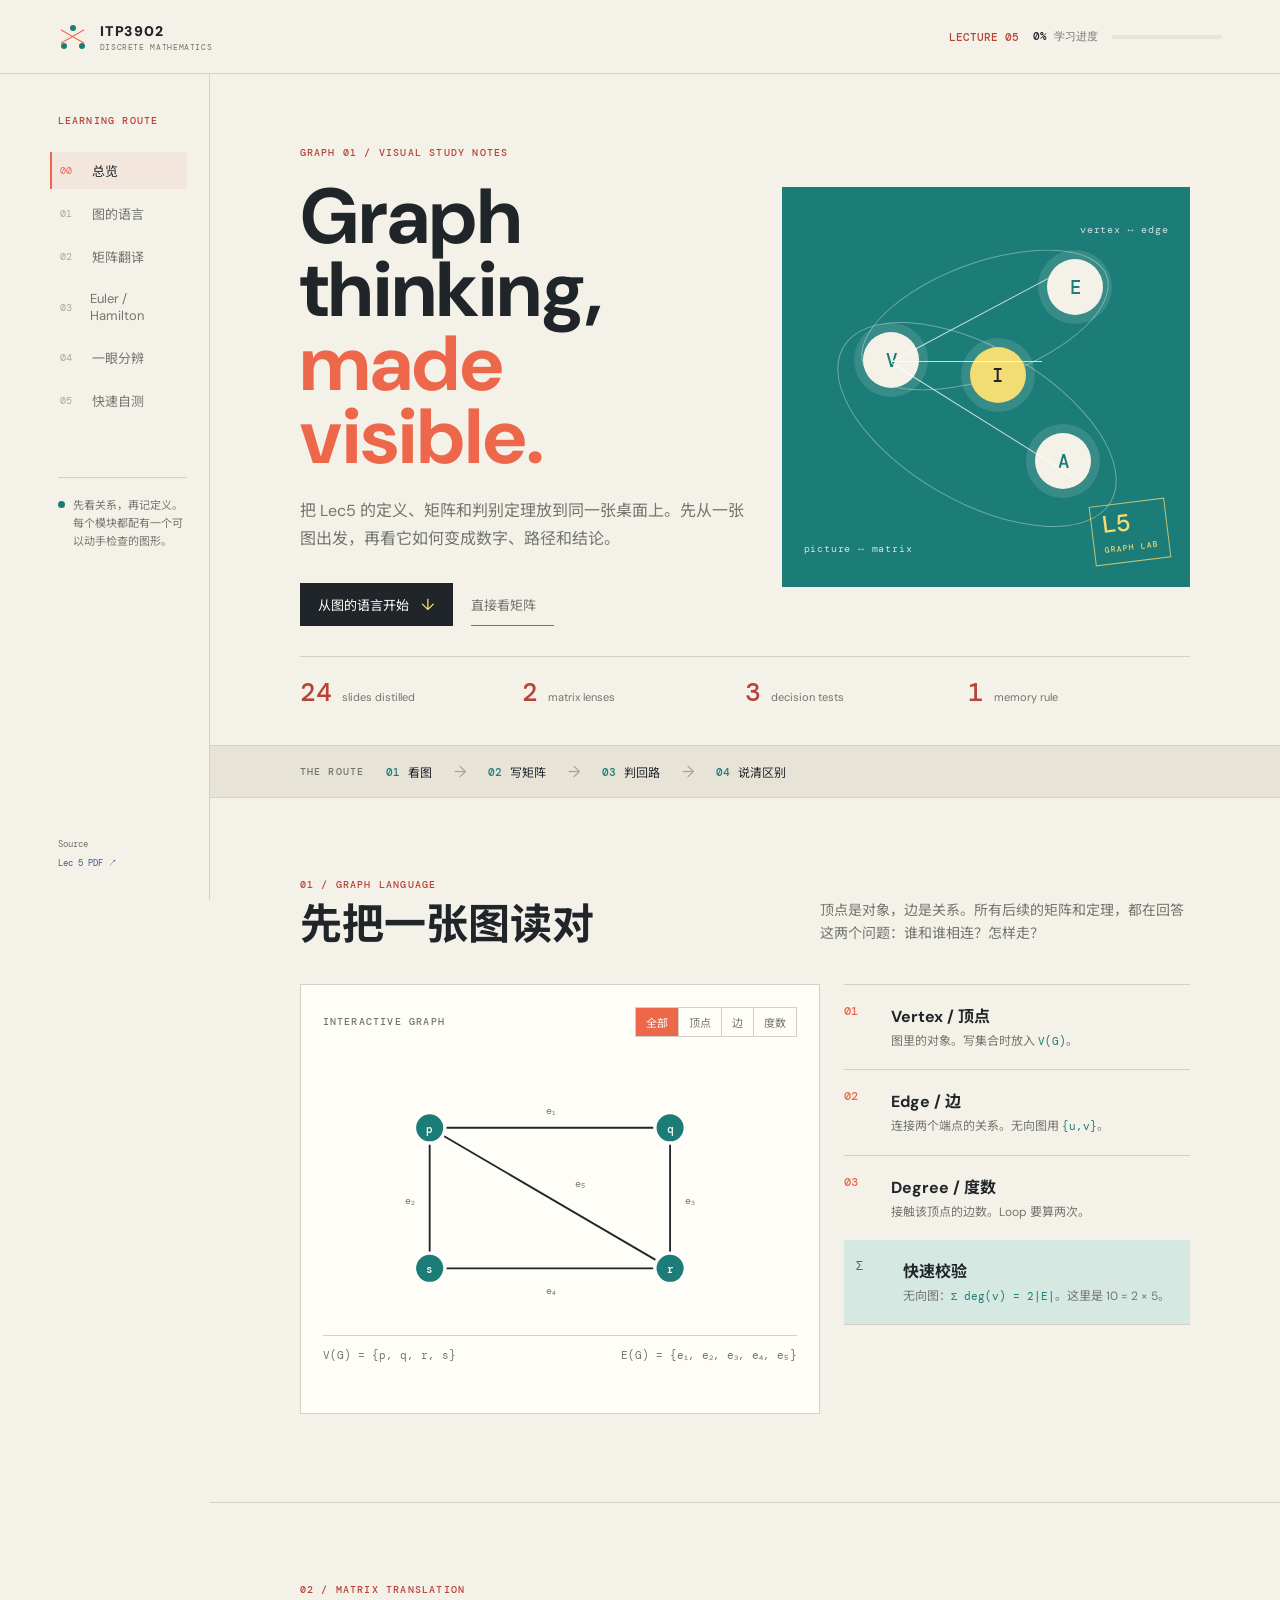
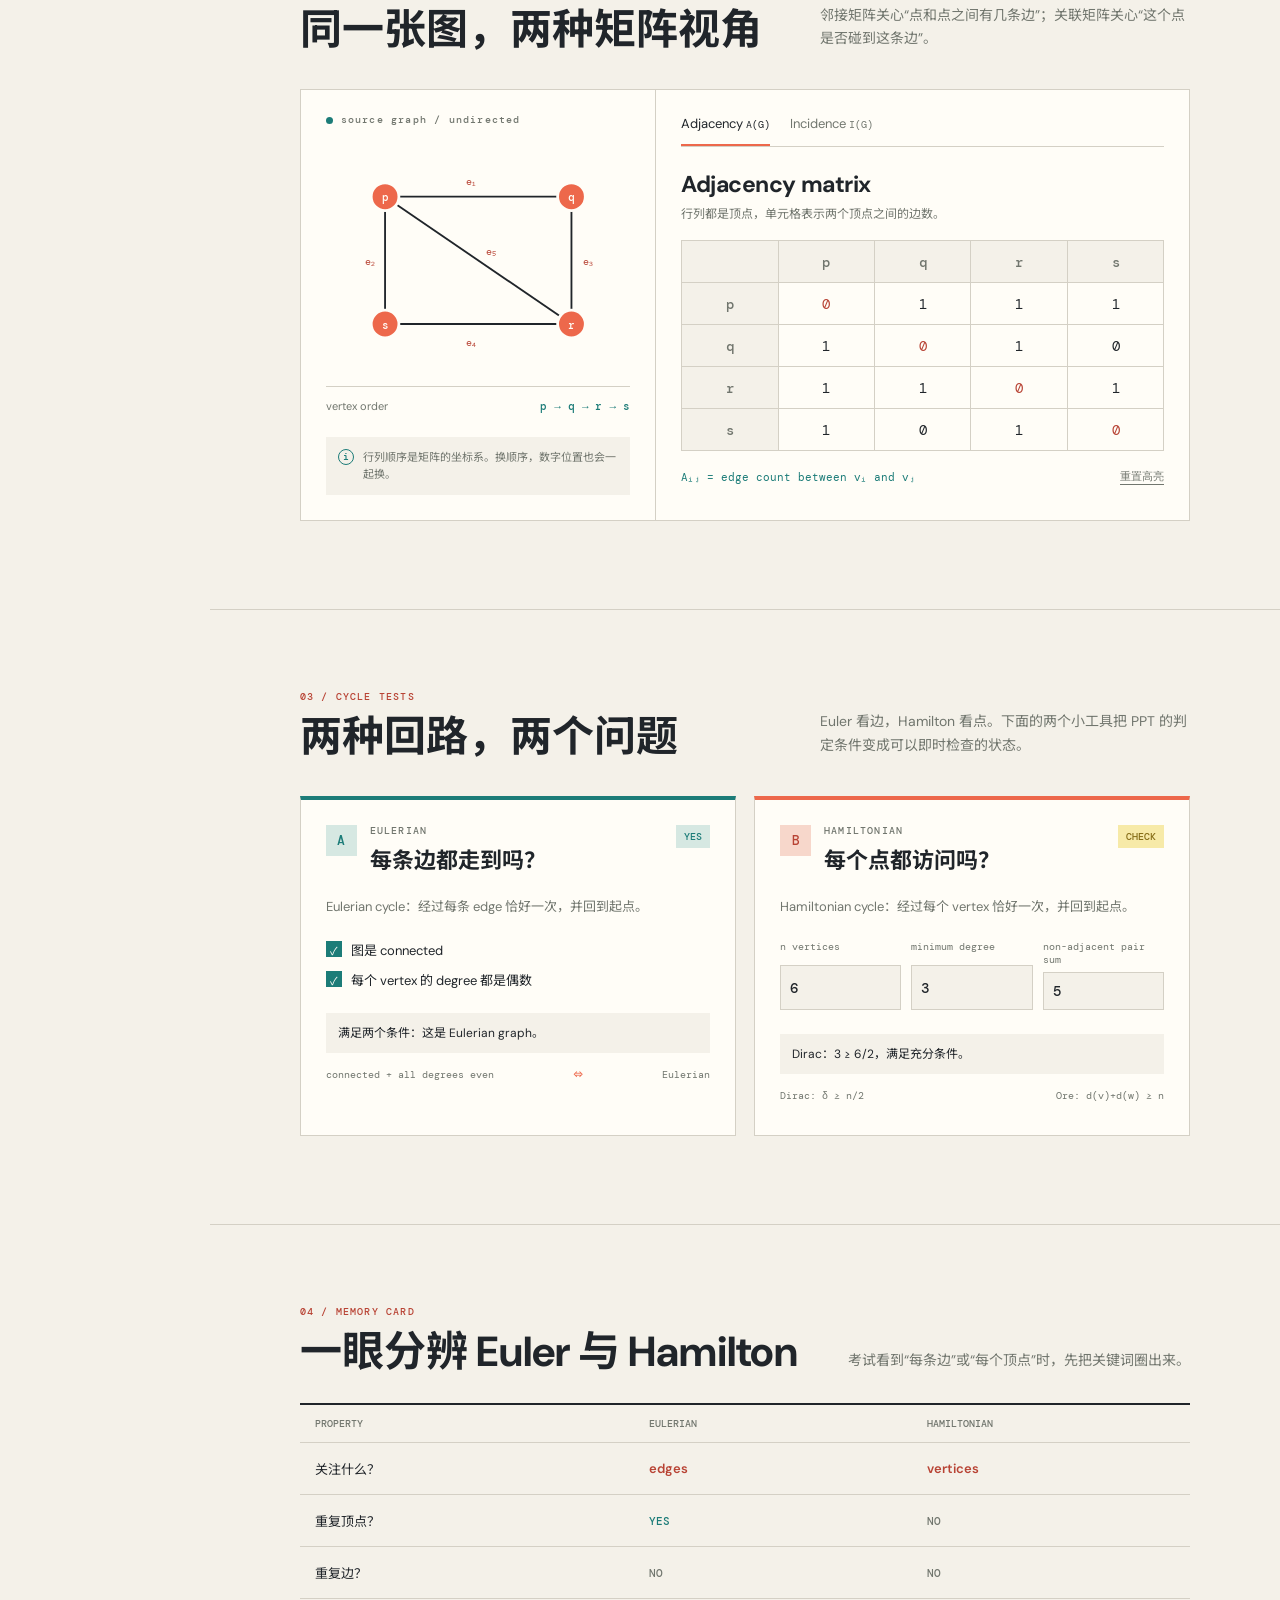
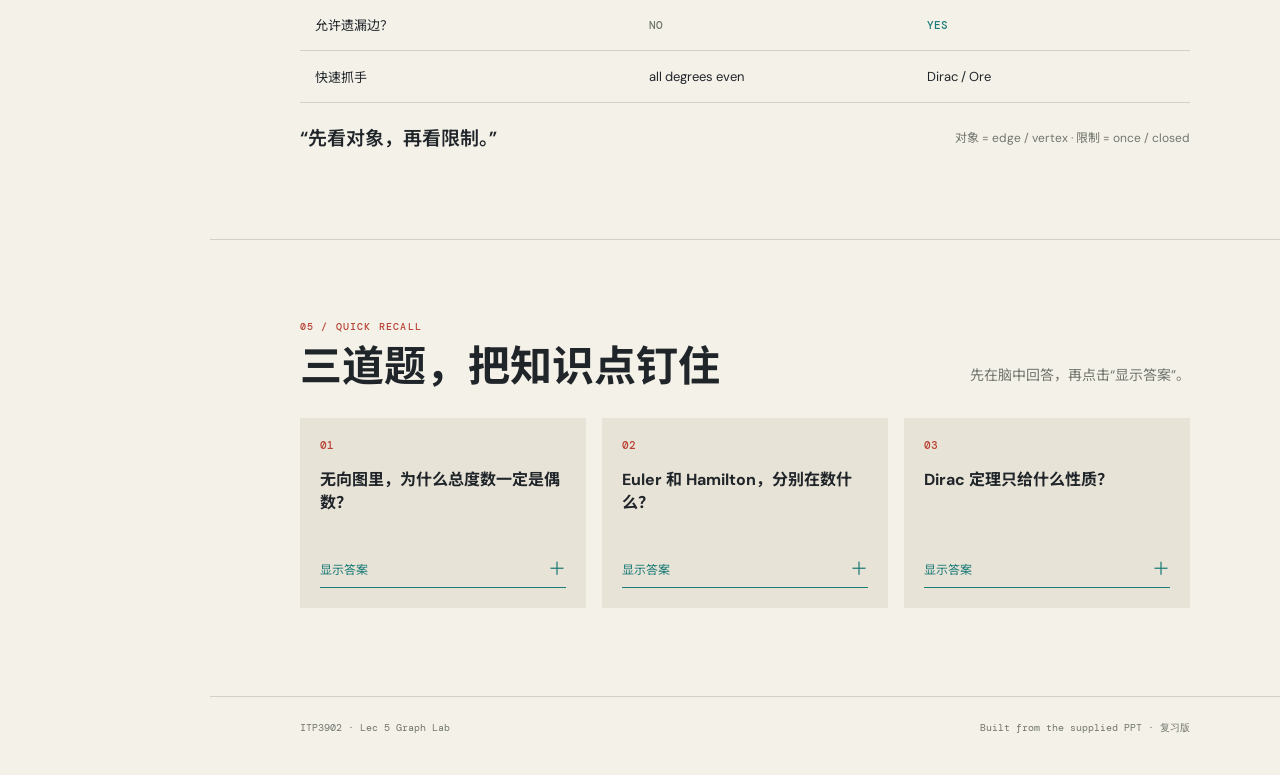
<file: ITP3902-lecture/lecture_5/index.html>
<!doctype html>
<html lang="zh-CN">
<head>
  <meta charset="utf-8" />
  <meta name="viewport" content="width=device-width, initial-scale=1" />
  <title>Lec5 Graph Lab | ITP3902</title>
  <meta name="description" content="ITP3902 Lec5 图论学习页面：图的定义、矩阵表示、Euler 图与 Hamilton 图。" />
  <link rel="stylesheet" href="styles.css" />
</head>
<body>
  <div class="app-shell">
    <header class="topbar">
      <a class="brand" href="#overview" aria-label="回到 Lec5 总览">
        <span class="brand-mark" aria-hidden="true"><i></i><i></i><i></i></span>
        <span><strong>ITP3902</strong><small>DISCRETE MATHEMATICS</small></span>
      </a>
      <div class="topbar-meta">
        <span class="lecture-tag">LECTURE 05</span>
        <span class="progress-copy"><b id="progressValue">0%</b> 学习进度</span>
        <span class="progress-track" aria-hidden="true"><span id="progressBar"></span></span>
      </div>
    </header>

    <div class="workspace">
      <aside class="side-nav" aria-label="学习章节导航">
        <p class="nav-kicker">LEARNING ROUTE</p>
        <nav>
          <a class="nav-link is-active" href="#overview"><span>00</span>总览</a>
          <a class="nav-link" href="#graph"><span>01</span>图的语言</a>
          <a class="nav-link" href="#matrices"><span>02</span>矩阵翻译</a>
          <a class="nav-link" href="#euler"><span>03</span>Euler / Hamilton</a>
          <a class="nav-link" href="#contrast"><span>04</span>一眼分辨</a>
          <a class="nav-link" href="#quiz"><span>05</span>快速自测</a>
        </nav>
        <div class="side-note">
          <span class="note-dot"></span>
          <p>先看关系，再记定义。每个模块都配有一个可以动手检查的图形。</p>
        </div>
        <div class="side-source">
          <span>Source</span>
          <a href="week5/ITP3902_DMS_Lec_5_Graph_1.pdf" target="_blank" rel="noreferrer">Lec 5 PDF ↗</a>
        </div>
      </aside>

      <main class="content">
        <section class="hero section-anchor" id="overview">
          <div class="hero-copy">
            <p class="eyebrow">GRAPH 01 / VISUAL STUDY NOTES</p>
            <h1>Graph thinking,<br /><em>made visible.</em></h1>
            <p class="hero-intro">把 Lec5 的定义、矩阵和判别定理放到同一张桌面上。先从一张图出发，再看它如何变成数字、路径和结论。</p>
            <div class="hero-actions">
              <a class="button button-primary" href="#graph">从图的语言开始 <span aria-hidden="true">↓</span></a>
              <a class="button button-quiet" href="#matrices">直接看矩阵</a>
            </div>
          </div>
          <div class="hero-visual" aria-label="图论概念关系图">
            <div class="hero-orbit orbit-one"></div>
            <div class="hero-orbit orbit-two"></div>
            <div class="hero-node node-a">V</div>
            <div class="hero-node node-b">E</div>
            <div class="hero-node node-c">A</div>
            <div class="hero-node node-d">I</div>
            <div class="hero-line line-a"></div>
            <div class="hero-line line-b"></div>
            <div class="hero-line line-c"></div>
            <div class="hero-annotation annotation-top">vertex ↔ edge</div>
            <div class="hero-annotation annotation-bottom">picture ↔ matrix</div>
            <div class="hero-stamp">L5<br /><span>GRAPH LAB</span></div>
          </div>
          <div class="signal-row" aria-label="本页学习范围">
            <div><strong>24</strong><span>slides distilled</span></div>
            <div><strong>2</strong><span>matrix lenses</span></div>
            <div><strong>3</strong><span>decision tests</span></div>
            <div><strong>1</strong><span>memory rule</span></div>
          </div>
        </section>

        <section class="route-strip" aria-label="学习顺序">
          <div class="route-label">THE ROUTE</div>
          <div class="route-step"><b>01</b><span>看图</span></div>
          <span class="route-arrow">→</span>
          <div class="route-step"><b>02</b><span>写矩阵</span></div>
          <span class="route-arrow">→</span>
          <div class="route-step"><b>03</b><span>判回路</span></div>
          <span class="route-arrow">→</span>
          <div class="route-step"><b>04</b><span>说清区别</span></div>
        </section>

        <section class="learning-section section-anchor" id="graph">
          <div class="section-heading">
            <div><p class="eyebrow">01 / GRAPH LANGUAGE</p><h2>先把一张图读对</h2></div>
            <p class="section-lead">顶点是对象，边是关系。所有后续的矩阵和定理，都在回答这两个问题：谁和谁相连？怎样走？</p>
          </div>
          <div class="graph-layout">
            <div class="graph-board">
              <div class="board-toolbar">
                <span class="board-label">INTERACTIVE GRAPH</span>
                <div class="tool-switch" role="group" aria-label="高亮图形元素">
                  <button class="tool-button is-selected" data-highlight="none">全部</button>
                  <button class="tool-button" data-highlight="vertices">顶点</button>
                  <button class="tool-button" data-highlight="edges">边</button>
                  <button class="tool-button" data-highlight="degree">度数</button>
                </div>
              </div>
              <svg id="studyGraph" viewBox="0 0 560 330" role="img" aria-label="包含顶点 p q r s 和五条边的无向图">
                <g class="graph-edges">
                  <line data-edge="pq" x1="126" y1="86" x2="410" y2="86" />
                  <line data-edge="ps" x1="126" y1="86" x2="126" y2="252" />
                  <line data-edge="qr" x1="410" y1="86" x2="410" y2="252" />
                  <line data-edge="sr" x1="126" y1="252" x2="410" y2="252" />
                  <line data-edge="pr" x1="126" y1="86" x2="410" y2="252" />
                </g>
                <g class="graph-edge-labels" aria-hidden="true">
                  <text x="264" y="70">e₁</text><text x="97" y="176">e₂</text><text x="428" y="176">e₃</text><text x="264" y="282">e₄</text><text x="298" y="156">e₅</text>
                </g>
                <g class="graph-degree-labels" aria-hidden="true">
                  <text x="78" y="78">deg 3</text><text x="420" y="78">deg 2</text><text x="420" y="278">deg 2</text><text x="62" y="278">deg 3</text>
                </g>
                <g class="graph-vertices">
                  <g class="graph-vertex" data-vertex="p"><circle cx="126" cy="86" r="18"></circle><text x="126" y="92">p</text></g>
                  <g class="graph-vertex" data-vertex="q"><circle cx="410" cy="86" r="18"></circle><text x="410" y="92">q</text></g>
                  <g class="graph-vertex" data-vertex="r"><circle cx="410" cy="252" r="18"></circle><text x="410" y="258">r</text></g>
                  <g class="graph-vertex" data-vertex="s"><circle cx="126" cy="252" r="18"></circle><text x="126" y="258">s</text></g>
                </g>
              </svg>
              <div class="graph-caption"><span>V(G) = {p, q, r, s}</span><span>E(G) = {e₁, e₂, e₃, e₄, e₅}</span></div>
            </div>
            <div class="concept-list">
              <article class="concept-row"><span class="concept-index">01</span><div><h3>Vertex / 顶点</h3><p>图里的对象。写集合时放入 <code>V(G)</code>。</p></div></article>
              <article class="concept-row"><span class="concept-index">02</span><div><h3>Edge / 边</h3><p>连接两个端点的关系。无向图用 <code>{u,v}</code>。</p></div></article>
              <article class="concept-row"><span class="concept-index">03</span><div><h3>Degree / 度数</h3><p>接触该顶点的边数。Loop 要算两次。</p></div></article>
              <article class="concept-row accent-row"><span class="concept-index">Σ</span><div><h3>快速校验</h3><p>无向图：<code>Σ deg(v) = 2|E|</code>。这里是 10 = 2 × 5。</p></div></article>
            </div>
          </div>
        </section>

        <section class="learning-section section-anchor" id="matrices">
          <div class="section-heading">
            <div><p class="eyebrow">02 / MATRIX TRANSLATION</p><h2>同一张图，两种矩阵视角</h2></div>
            <p class="section-lead">邻接矩阵关心“点和点之间有几条边”；关联矩阵关心“这个点是否碰到这条边”。</p>
          </div>
          <div class="matrix-lab">
            <div class="matrix-visual-column">
              <div class="mini-graph-label"><span class="status-dot"></span> source graph / undirected</div>
              <svg class="mini-graph" viewBox="0 0 330 250" role="img" aria-label="矩阵实验用四顶点图">
                <g class="mini-edges"><line x1="64" y1="56" x2="266" y2="56" /><line x1="64" y1="56" x2="64" y2="194" /><line x1="266" y1="56" x2="266" y2="194" /><line x1="64" y1="194" x2="266" y2="194" /><line x1="64" y1="56" x2="266" y2="194" /></g>
                <g class="mini-labels"><text x="152" y="43">e₁</text><text x="42" y="130">e₂</text><text x="279" y="130">e₃</text><text x="152" y="218">e₄</text><text x="173" y="119">e₅</text></g>
                <g class="mini-nodes"><circle cx="64" cy="56" r="15"/><circle cx="266" cy="56" r="15"/><circle cx="266" cy="194" r="15"/><circle cx="64" cy="194" r="15"/><text x="64" y="61">p</text><text x="266" y="61">q</text><text x="266" y="199">r</text><text x="64" y="199">s</text></g>
              </svg>
              <div class="matrix-order"><span>vertex order</span><b>p → q → r → s</b></div>
              <div class="matrix-tip"><span class="tip-icon">i</span><span>行列顺序是矩阵的坐标系。换顺序，数字位置也会一起换。</span></div>
            </div>
            <div class="matrix-result">
              <div class="matrix-tabs" role="tablist" aria-label="矩阵类型">
                <button class="matrix-tab is-active" id="tab-adjacency" role="tab" aria-selected="true" data-matrix="adjacency">Adjacency <small>A(G)</small></button>
                <button class="matrix-tab" id="tab-incidence" role="tab" aria-selected="false" data-matrix="incidence">Incidence <small>I(G)</small></button>
              </div>
              <div class="matrix-heading"><h3 id="matrixTitle">Adjacency matrix</h3><p id="matrixExplain">行列都是顶点，单元格表示两个顶点之间的边数。</p></div>
              <div id="matrixTable" class="matrix-table-wrap" aria-live="polite"></div>
              <div class="matrix-foot"><span id="matrixRule">Aᵢⱼ = edge count between vᵢ and vⱼ</span><button id="matrixReset" class="text-button">重置高亮</button></div>
            </div>
          </div>
        </section>

        <section class="learning-section section-anchor" id="euler">
          <div class="section-heading">
            <div><p class="eyebrow">03 / CYCLE TESTS</p><h2>两种回路，两个问题</h2></div>
            <p class="section-lead">Euler 看边，Hamilton 看点。下面的两个小工具把 PPT 的判定条件变成可以即时检查的状态。</p>
          </div>
          <div class="test-grid">
            <article class="test-panel euler-panel">
              <div class="test-head"><span class="test-number">A</span><div><p class="test-type">EULERIAN</p><h3>每条边都走到吗？</h3></div><span id="eulerBadge" class="result-badge is-good">YES</span></div>
              <p class="test-definition">Eulerian cycle：经过每条 edge 恰好一次，并回到起点。</p>
              <div class="check-stack">
                <label class="check-row"><input type="checkbox" id="eulerConnected" checked /><span class="fake-check"></span><span>图是 connected</span></label>
                <label class="check-row"><input type="checkbox" id="eulerEven" checked /><span class="fake-check"></span><span>每个 vertex 的 degree 都是偶数</span></label>
              </div>
              <div class="test-result" id="eulerMessage">满足两个条件：这是 Eulerian graph。</div>
              <div class="formula-line">connected + all degrees even <b>⇔</b> Eulerian</div>
            </article>
            <article class="test-panel hamilton-panel">
              <div class="test-head"><span class="test-number">B</span><div><p class="test-type">HAMILTONIAN</p><h3>每个点都访问吗？</h3></div><span id="hamiltonBadge" class="result-badge is-warn">CHECK</span></div>
              <p class="test-definition">Hamiltonian cycle：经过每个 vertex 恰好一次，并回到起点。</p>
              <div class="ham-inputs">
                <label><span>n vertices</span><input type="number" id="hamN" min="3" value="6" /></label>
                <label><span>minimum degree</span><input type="number" id="hamMinDegree" min="0" value="3" /></label>
                <label><span>non-adjacent pair sum</span><input type="number" id="hamPairSum" min="0" value="5" /></label>
              </div>
              <div class="test-result" id="hamiltonMessage">Dirac：3 ≥ 6/2，满足充分条件。</div>
              <div class="formula-line"><span>Dirac: δ ≥ n/2</span><span>Ore: d(v)+d(w) ≥ n</span></div>
            </article>
          </div>
        </section>

        <section class="learning-section section-anchor" id="contrast">
          <div class="section-heading compact-heading">
            <div><p class="eyebrow">04 / MEMORY CARD</p><h2>一眼分辨 Euler 与 Hamilton</h2></div>
            <p class="section-lead">考试看到“每条边”或“每个顶点”时，先把关键词圈出来。</p>
          </div>
          <div class="contrast-table" role="table" aria-label="Euler 与 Hamilton 对比">
            <div class="contrast-row contrast-header" role="row"><span role="columnheader">PROPERTY</span><span role="columnheader">EULERIAN</span><span role="columnheader">HAMILTONIAN</span></div>
            <div class="contrast-row" role="row"><span role="rowheader">关注什么？</span><strong>edges</strong><strong>vertices</strong></div>
            <div class="contrast-row" role="row"><span role="rowheader">重复顶点？</span><span class="yes-mark">YES</span><span class="no-mark">NO</span></div>
            <div class="contrast-row" role="row"><span role="rowheader">重复边？</span><span class="no-mark">NO</span><span class="no-mark">NO</span></div>
            <div class="contrast-row" role="row"><span role="rowheader">允许遗漏边？</span><span class="no-mark">NO</span><span class="yes-mark">YES</span></div>
            <div class="contrast-row" role="row"><span role="rowheader">快速抓手</span><span>all degrees even</span><span>Dirac / Ore</span></div>
          </div>
          <div class="memory-line"><span class="memory-quote">“先看对象，再看限制。”</span><span>对象 = edge / vertex · 限制 = once / closed</span></div>
        </section>

        <section class="learning-section section-anchor quiz-section" id="quiz">
          <div class="section-heading compact-heading">
            <div><p class="eyebrow">05 / QUICK RECALL</p><h2>三道题，把知识点钉住</h2></div>
            <p class="section-lead">先在脑中回答，再点击“显示答案”。</p>
          </div>
          <div class="quiz-grid">
            <article class="quiz-card"><span class="quiz-index">01</span><h3>无向图里，为什么总度数一定是偶数？</h3><button class="reveal-button" data-answer="每条边连接两个端点，所以每条边对总度数贡献 2：Σdeg(v)=2|E|。">显示答案 <span>＋</span></button><p class="quiz-answer"></p></article>
            <article class="quiz-card"><span class="quiz-index">02</span><h3>Euler 和 Hamilton，分别在数什么？</h3><button class="reveal-button" data-answer="Euler 数边，Hamilton 数点。Euler 可重复顶点，Hamilton 不能重复顶点。">显示答案 <span>＋</span></button><p class="quiz-answer"></p></article>
            <article class="quiz-card"><span class="quiz-index">03</span><h3>Dirac 定理只给什么性质？</h3><button class="reveal-button" data-answer="它是 Hamiltonian 的充分条件，不是必要条件。条件不满足时，不能直接断言不是 Hamiltonian。">显示答案 <span>＋</span></button><p class="quiz-answer"></p></article>
          </div>
        </section>

        <footer class="page-footer"><span>ITP3902 · Lec 5 Graph Lab</span><span>Built from the supplied PPT · 复习版</span></footer>
      </main>
    </div>
  </div>
  <script src="script.js"></script>
</body>
</html>
</file>
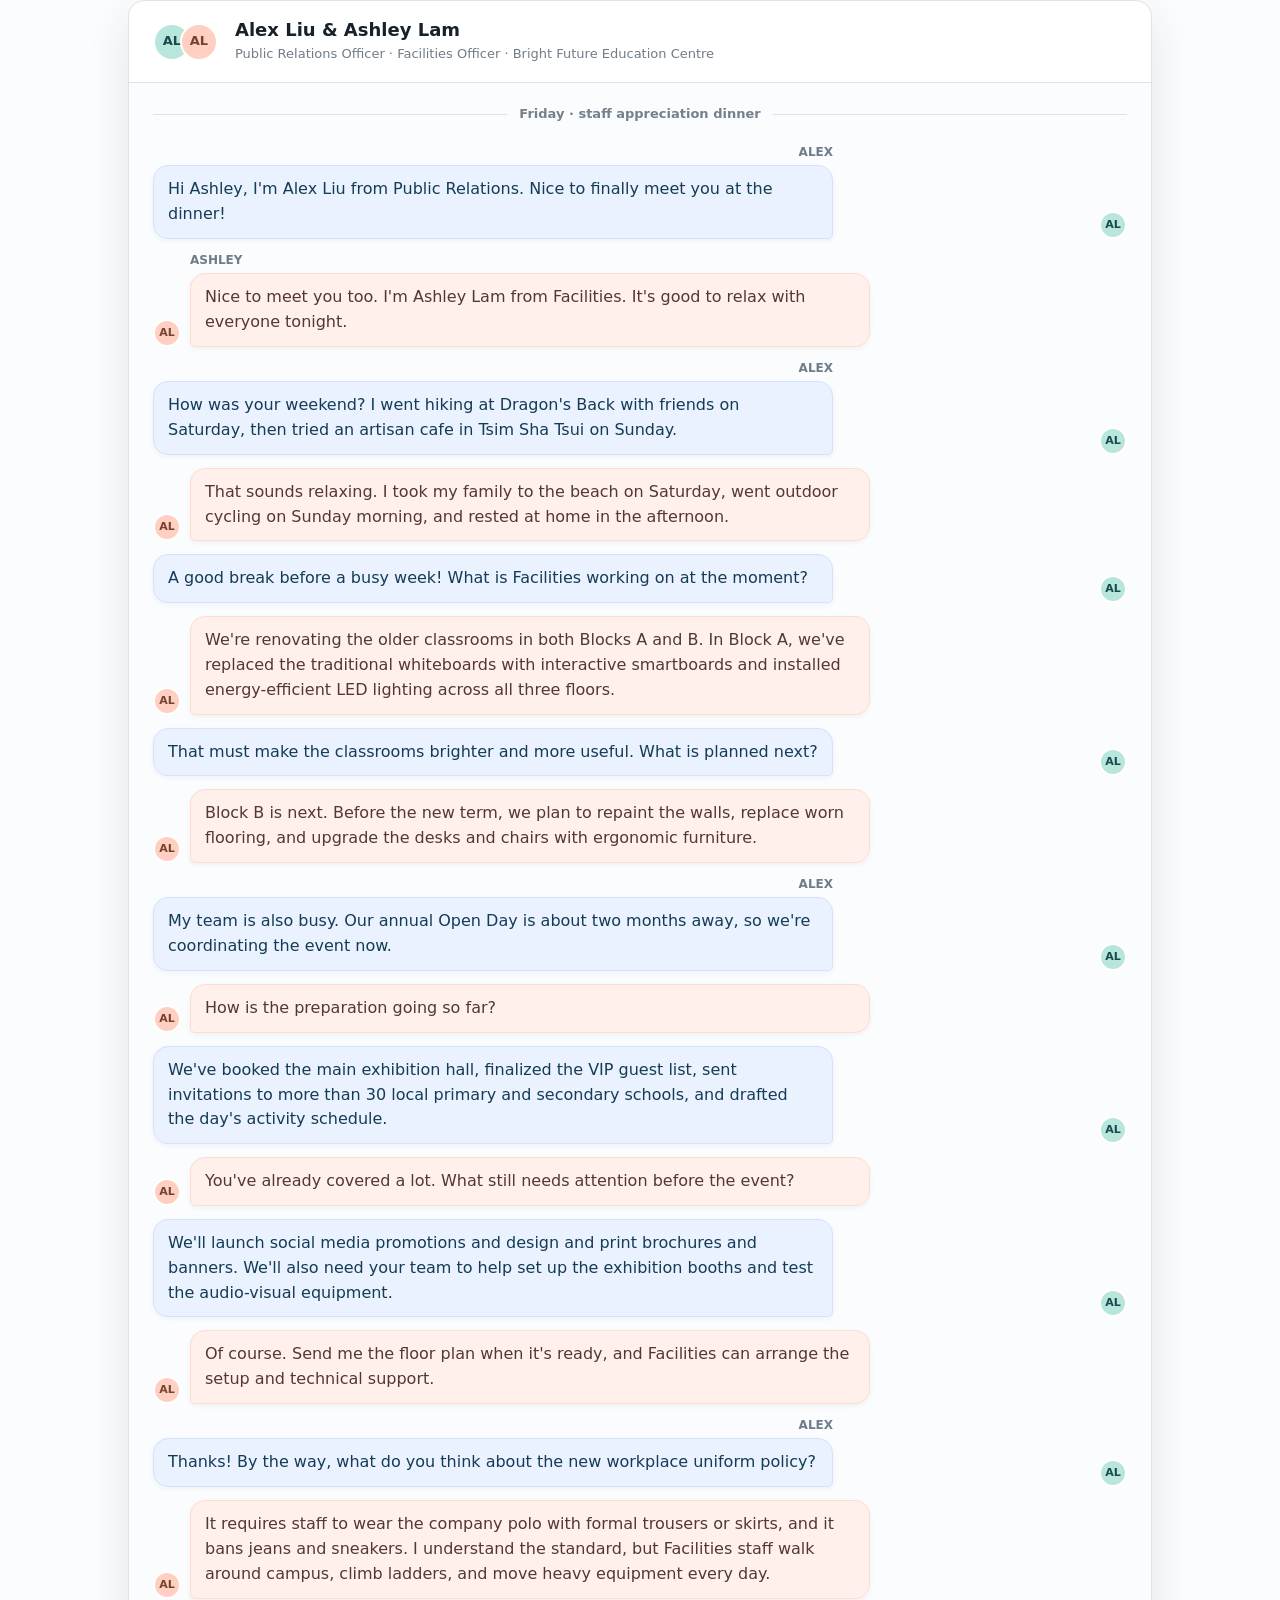
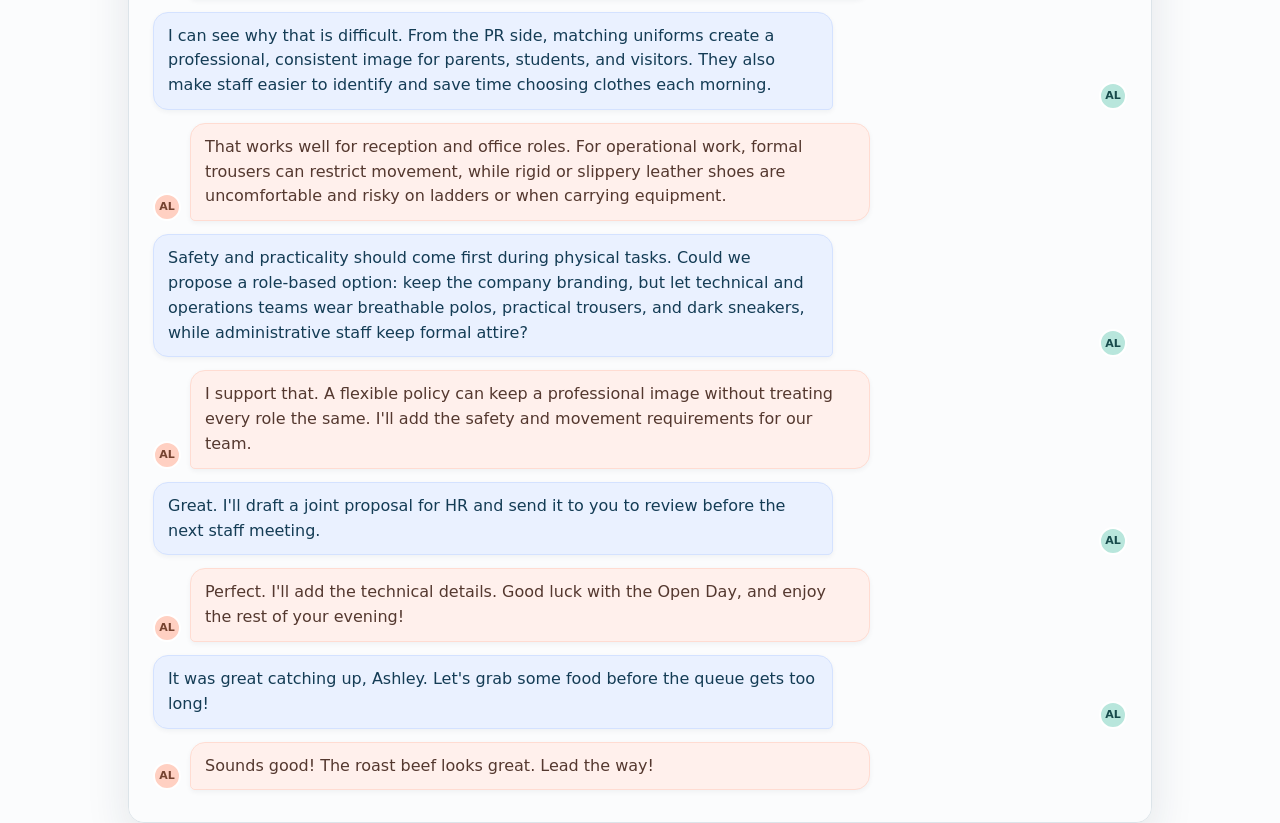
<file: LAN3107-CA/chat_short.html>
<!doctype html>
<html lang="en">
<head>
  <meta charset="utf-8">
  <meta name="viewport" content="width=device-width, initial-scale=1">
  <title>Bright Future Chat - Short Version</title>
  <style>
    :root {
      --ink: #17212b;
      --muted: #6f7c89;
      --line: #dce4e9;
      --blue-soft: #eaf1ff;
      --coral-soft: #fff0ec;
    }

    * { box-sizing: border-box; }
    html, body { width: 100%; min-height: 100%; margin: 0; }

    body {
      padding: 0 16px;
      color: var(--ink);
      background: #fbfcfd;
      font-family: Inter, ui-sans-serif, system-ui, -apple-system, BlinkMacSystemFont, "Segoe UI", sans-serif;
      font-size: 16px;
      line-height: 1.45;
    }

    .window {
      width: min(100%, 1024px);
      max-width: 1024px;
      min-height: 100vh;
      margin: 0 auto;
      overflow: hidden;
      background: #fff;
      border: 1px solid var(--line);
      border-radius: 16px;
      box-shadow: 0 18px 44px rgba(26, 45, 61, .11);
    }

    .header {
      display: flex;
      align-items: center;
      min-height: 82px;
      padding: 16px 24px;
      border-bottom: 1px solid var(--line);
    }

    .avatar-stack { display: flex; min-width: 68px; }

    .avatar {
      display: grid;
      place-items: center;
      width: 38px;
      height: 38px;
      flex: 0 0 38px;
      border: 2px solid #fff;
      border-radius: 50%;
      font-size: 13px;
      font-weight: 700;
    }

    .avatar.alex { color: #164a4b; background: #b8e6dc; }
    .avatar.ashley { color: #75422f; background: #ffd0c2; }
    .avatar-stack .avatar + .avatar { margin-left: -11px; }

    .header-copy { min-width: 0; flex: 1; margin-left: 14px; }
    .header h1 { margin: 0; font-size: 18px; font-weight: 650; line-height: 1.25; }
    .header p { margin: 4px 0 0; color: var(--muted); font-size: 13px; overflow-wrap: anywhere; }

    .chat {
      width: 100%;
      min-width: 0;
      min-height: calc(100vh - 82px);
      padding: 22px 24px 32px;
      background: #fbfcfd;
    }

    .date {
      display: flex;
      align-items: center;
      gap: 12px;
      margin: 0 0 20px;
      color: #73818d;
      font-size: 13px;
      font-weight: 700;
      text-align: center;
    }

    .date::before, .date::after {
      content: "";
      height: 1px;
      flex: 1;
      background: var(--line);
    }

    .thread { display: grid; min-width: 0; gap: 13px; }
    .row { display: grid; grid-template-columns: 28px minmax(0, 1fr); align-items: end; width: 100%; min-width: 0; gap: 9px; }
    .row.alex { grid-template-columns: minmax(0, 1fr) 28px; }

    .row .avatar {
      width: 28px;
      height: 28px;
      flex-basis: 28px;
      font-size: 11px;
    }

    .message { min-width: 0; max-width: min(100%, 680px); }
    .sender { margin: 0 0 4px; color: var(--muted); font-size: 12px; font-weight: 700; text-transform: uppercase; }
    .row.alex .sender { text-align: right; }

    .bubble {
      padding: 11px 14px;
      border: 1px solid transparent;
      border-radius: 15px;
      font-size: 16px;
      line-height: 1.55;
      overflow-wrap: anywhere;
      box-shadow: 0 2px 5px rgba(24, 43, 56, .05);
    }

    .row.alex .bubble {
      color: #143c55;
      background: var(--blue-soft);
      border-color: #d4e2ff;
      border-bottom-right-radius: 5px;
    }

    .row.ashley .bubble {
      color: #54382f;
      background: var(--coral-soft);
      border-color: #ffdcd2;
      border-bottom-left-radius: 5px;
    }

    @media (max-width: 760px) {
      body { padding: 0; }
      .window { border: 0; border-radius: 0; box-shadow: none; }
      .header { padding: 15px 16px; }
      .chat { padding: 18px 14px 28px; }
    }

    @media (max-width: 420px) {
      .header h1 { font-size: 16px; }
      .header p { font-size: 12px; }
      .bubble { padding: 10px 12px; font-size: 15px; }
    }
  </style>
</head>
<body>
  <main class="window" aria-label="Bright Future Education Centre conversation">
    <header class="header">
      <div class="avatar-stack" aria-hidden="true">
        <span class="avatar alex">AL</span>
        <span class="avatar ashley">AL</span>
      </div>
      <div class="header-copy">
        <h1>Alex Liu &amp; Ashley Lam</h1>
        <p>Public Relations Officer · Facilities Officer · Bright Future Education Centre</p>
      </div>
    </header>
    <section class="chat" aria-label="Conversation">
      <div class="date">Friday · staff appreciation dinner</div>
      <div class="thread">
        <div class="row alex"><div class="message"><p class="sender">Alex</p><div class="bubble">Hi Ashley, I'm Alex Liu from Public Relations. Nice to finally meet you at the dinner!</div></div><span class="avatar alex" aria-hidden="true">AL</span></div>
        <div class="row ashley"><span class="avatar ashley" aria-hidden="true">AL</span><div class="message"><p class="sender">Ashley</p><div class="bubble">Nice to meet you too. I'm Ashley Lam from Facilities. It's good to relax with everyone tonight.</div></div></div>
        <div class="row alex"><div class="message"><p class="sender">Alex</p><div class="bubble">How was your weekend? I went hiking at Dragon's Back with friends on Saturday, then tried an artisan cafe in Tsim Sha Tsui on Sunday.</div></div><span class="avatar alex" aria-hidden="true">AL</span></div>
        <div class="row ashley"><span class="avatar ashley" aria-hidden="true">AL</span><div class="message"><div class="bubble">That sounds relaxing. I took my family to the beach on Saturday, went outdoor cycling on Sunday morning, and rested at home in the afternoon.</div></div></div>
        <div class="row alex"><div class="message"><div class="bubble">A good break before a busy week! What is Facilities working on at the moment?</div></div><span class="avatar alex" aria-hidden="true">AL</span></div>
        <div class="row ashley"><span class="avatar ashley" aria-hidden="true">AL</span><div class="message"><div class="bubble">We're renovating the older classrooms in both Blocks A and B. In Block A, we've replaced the traditional whiteboards with interactive smartboards and installed energy-efficient LED lighting across all three floors.</div></div></div>
        <div class="row alex"><div class="message"><div class="bubble">That must make the classrooms brighter and more useful. What is planned next?</div></div><span class="avatar alex" aria-hidden="true">AL</span></div>
        <div class="row ashley"><span class="avatar ashley" aria-hidden="true">AL</span><div class="message"><div class="bubble">Block B is next. Before the new term, we plan to repaint the walls, replace worn flooring, and upgrade the desks and chairs with ergonomic furniture.</div></div></div>
        <div class="row alex"><div class="message"><p class="sender">Alex</p><div class="bubble">My team is also busy. Our annual Open Day is about two months away, so we're coordinating the event now.</div></div><span class="avatar alex" aria-hidden="true">AL</span></div>
        <div class="row ashley"><span class="avatar ashley" aria-hidden="true">AL</span><div class="message"><div class="bubble">How is the preparation going so far?</div></div></div>
        <div class="row alex"><div class="message"><div class="bubble">We've booked the main exhibition hall, finalized the VIP guest list, sent invitations to more than 30 local primary and secondary schools, and drafted the day's activity schedule.</div></div><span class="avatar alex" aria-hidden="true">AL</span></div>
        <div class="row ashley"><span class="avatar ashley" aria-hidden="true">AL</span><div class="message"><div class="bubble">You've already covered a lot. What still needs attention before the event?</div></div></div>
        <div class="row alex"><div class="message"><div class="bubble">We'll launch social media promotions and design and print brochures and banners. We'll also need your team to help set up the exhibition booths and test the audio-visual equipment.</div></div><span class="avatar alex" aria-hidden="true">AL</span></div>
        <div class="row ashley"><span class="avatar ashley" aria-hidden="true">AL</span><div class="message"><div class="bubble">Of course. Send me the floor plan when it's ready, and Facilities can arrange the setup and technical support.</div></div></div>
        <div class="row alex"><div class="message"><p class="sender">Alex</p><div class="bubble">Thanks! By the way, what do you think about the new workplace uniform policy?</div></div><span class="avatar alex" aria-hidden="true">AL</span></div>
        <div class="row ashley"><span class="avatar ashley" aria-hidden="true">AL</span><div class="message"><div class="bubble">It requires staff to wear the company polo with formal trousers or skirts, and it bans jeans and sneakers. I understand the standard, but Facilities staff walk around campus, climb ladders, and move heavy equipment every day.</div></div></div>
        <div class="row alex"><div class="message"><div class="bubble">I can see why that is difficult. From the PR side, matching uniforms create a professional, consistent image for parents, students, and visitors. They also make staff easier to identify and save time choosing clothes each morning.</div></div><span class="avatar alex" aria-hidden="true">AL</span></div>
        <div class="row ashley"><span class="avatar ashley" aria-hidden="true">AL</span><div class="message"><div class="bubble">That works well for reception and office roles. For operational work, formal trousers can restrict movement, while rigid or slippery leather shoes are uncomfortable and risky on ladders or when carrying equipment.</div></div></div>
        <div class="row alex"><div class="message"><div class="bubble">Safety and practicality should come first during physical tasks. Could we propose a role-based option: keep the company branding, but let technical and operations teams wear breathable polos, practical trousers, and dark sneakers, while administrative staff keep formal attire?</div></div><span class="avatar alex" aria-hidden="true">AL</span></div>
        <div class="row ashley"><span class="avatar ashley" aria-hidden="true">AL</span><div class="message"><div class="bubble">I support that. A flexible policy can keep a professional image without treating every role the same. I'll add the safety and movement requirements for our team.</div></div></div>
        <div class="row alex"><div class="message"><div class="bubble">Great. I'll draft a joint proposal for HR and send it to you to review before the next staff meeting.</div></div><span class="avatar alex" aria-hidden="true">AL</span></div>
        <div class="row ashley"><span class="avatar ashley" aria-hidden="true">AL</span><div class="message"><div class="bubble">Perfect. I'll add the technical details. Good luck with the Open Day, and enjoy the rest of your evening!</div></div></div>
        <div class="row alex"><div class="message"><div class="bubble">It was great catching up, Ashley. Let's grab some food before the queue gets too long!</div></div><span class="avatar alex" aria-hidden="true">AL</span></div>
        <div class="row ashley"><span class="avatar ashley" aria-hidden="true">AL</span><div class="message"><div class="bubble">Sounds good! The roast beef looks great. Lead the way!</div></div></div>
      </div>
    </section>
  </main>
</body>
</html>
</file>
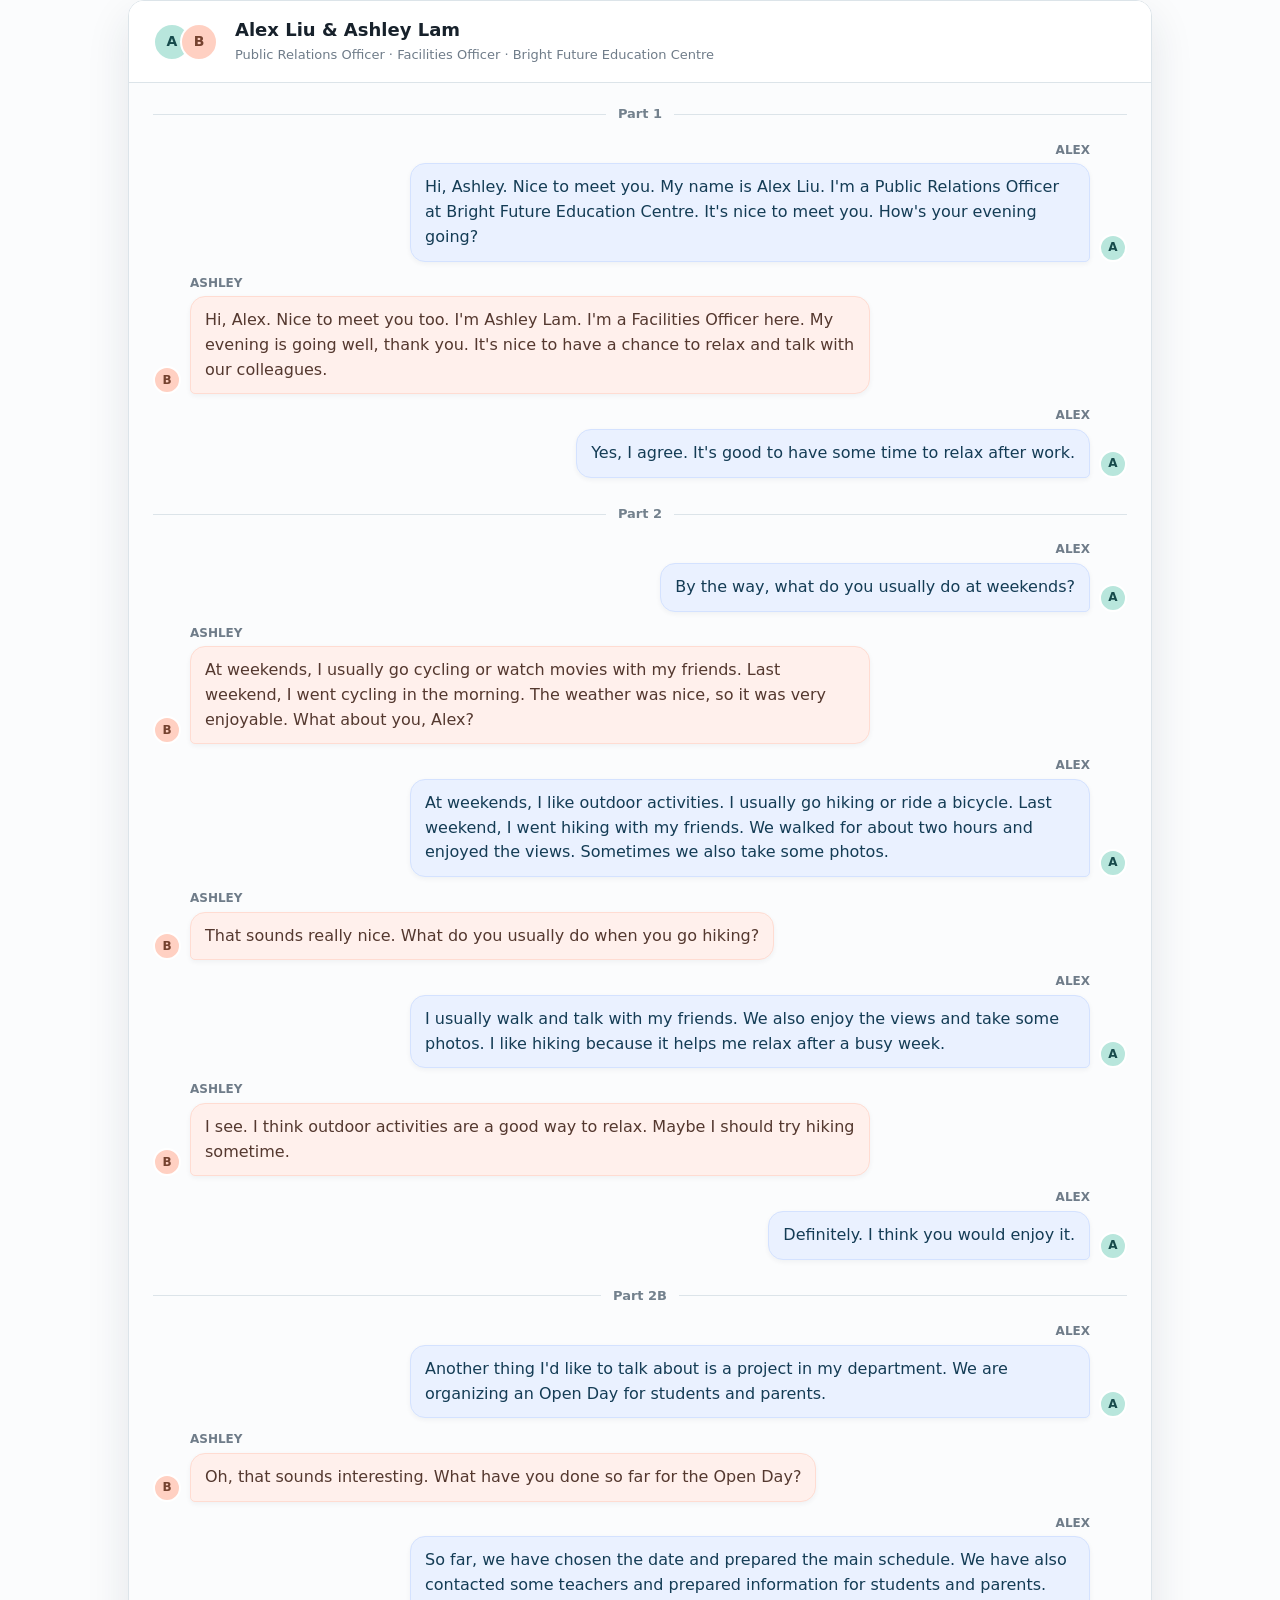
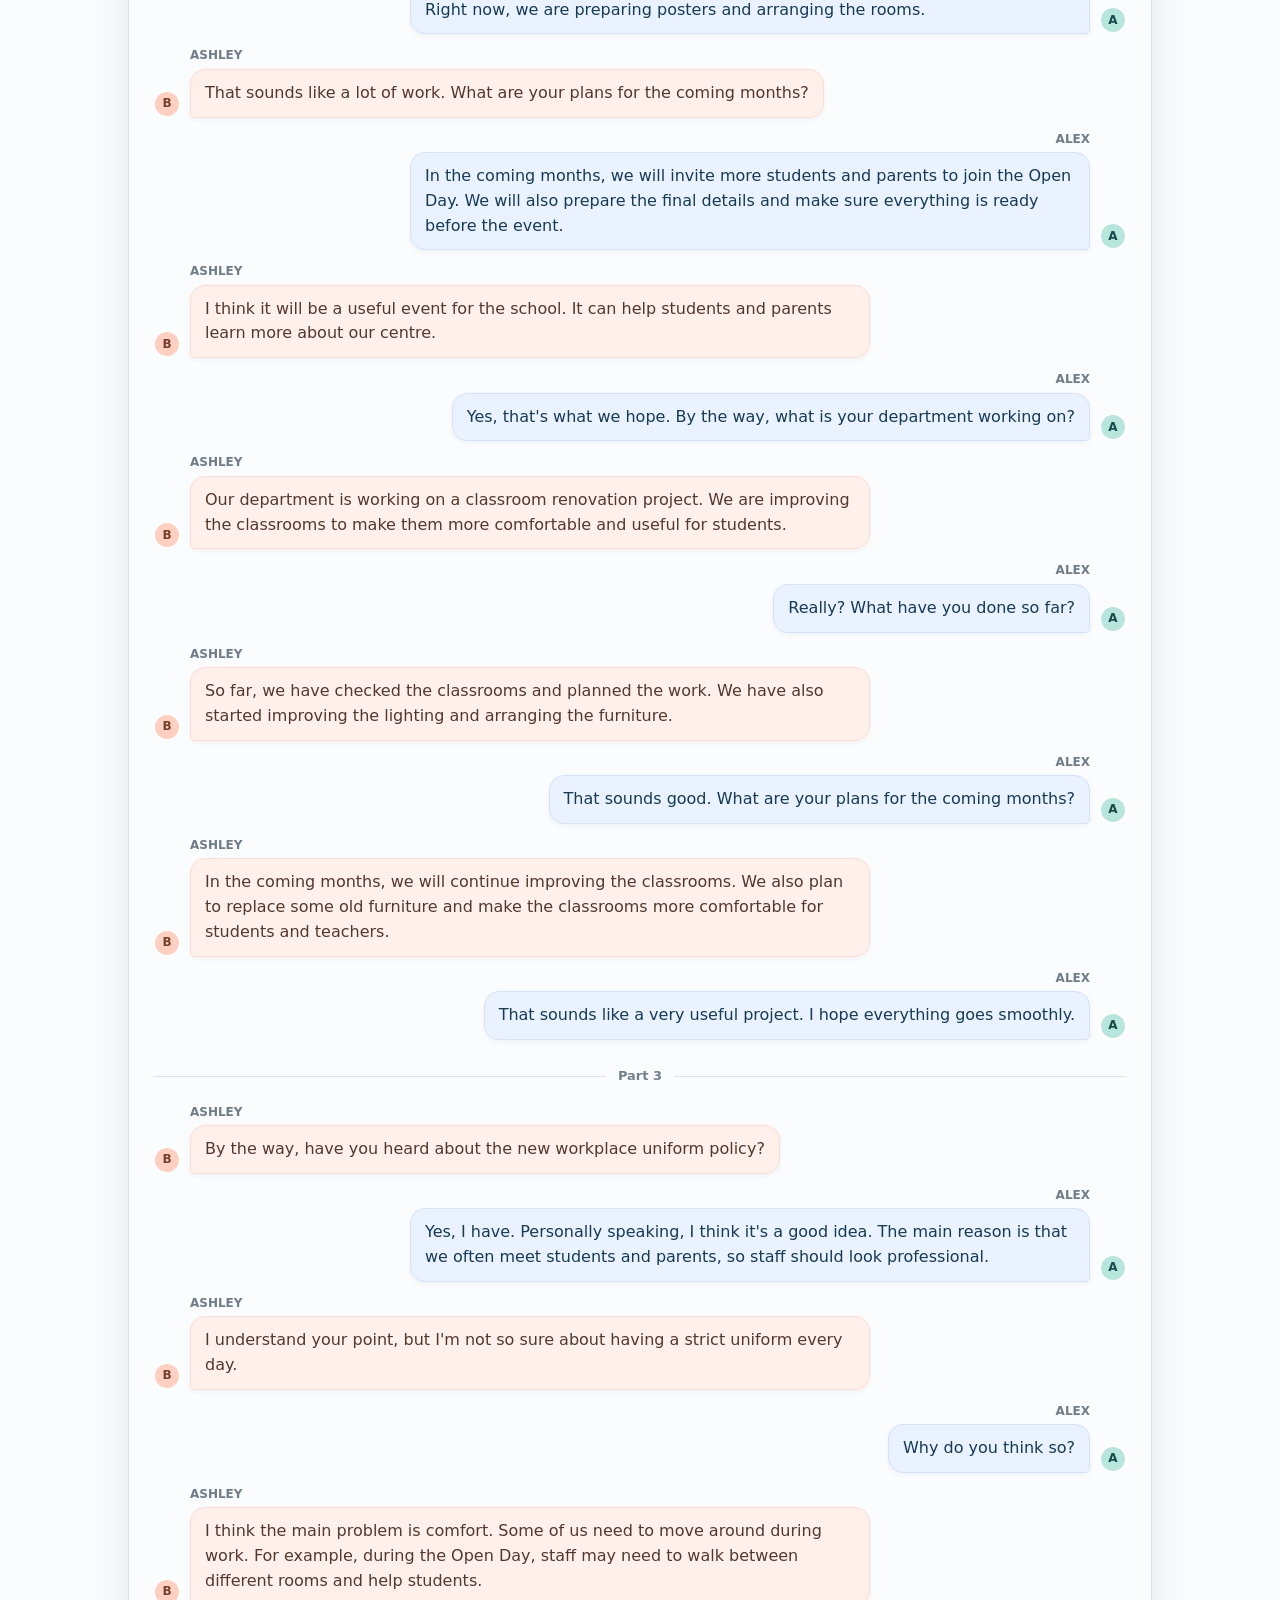
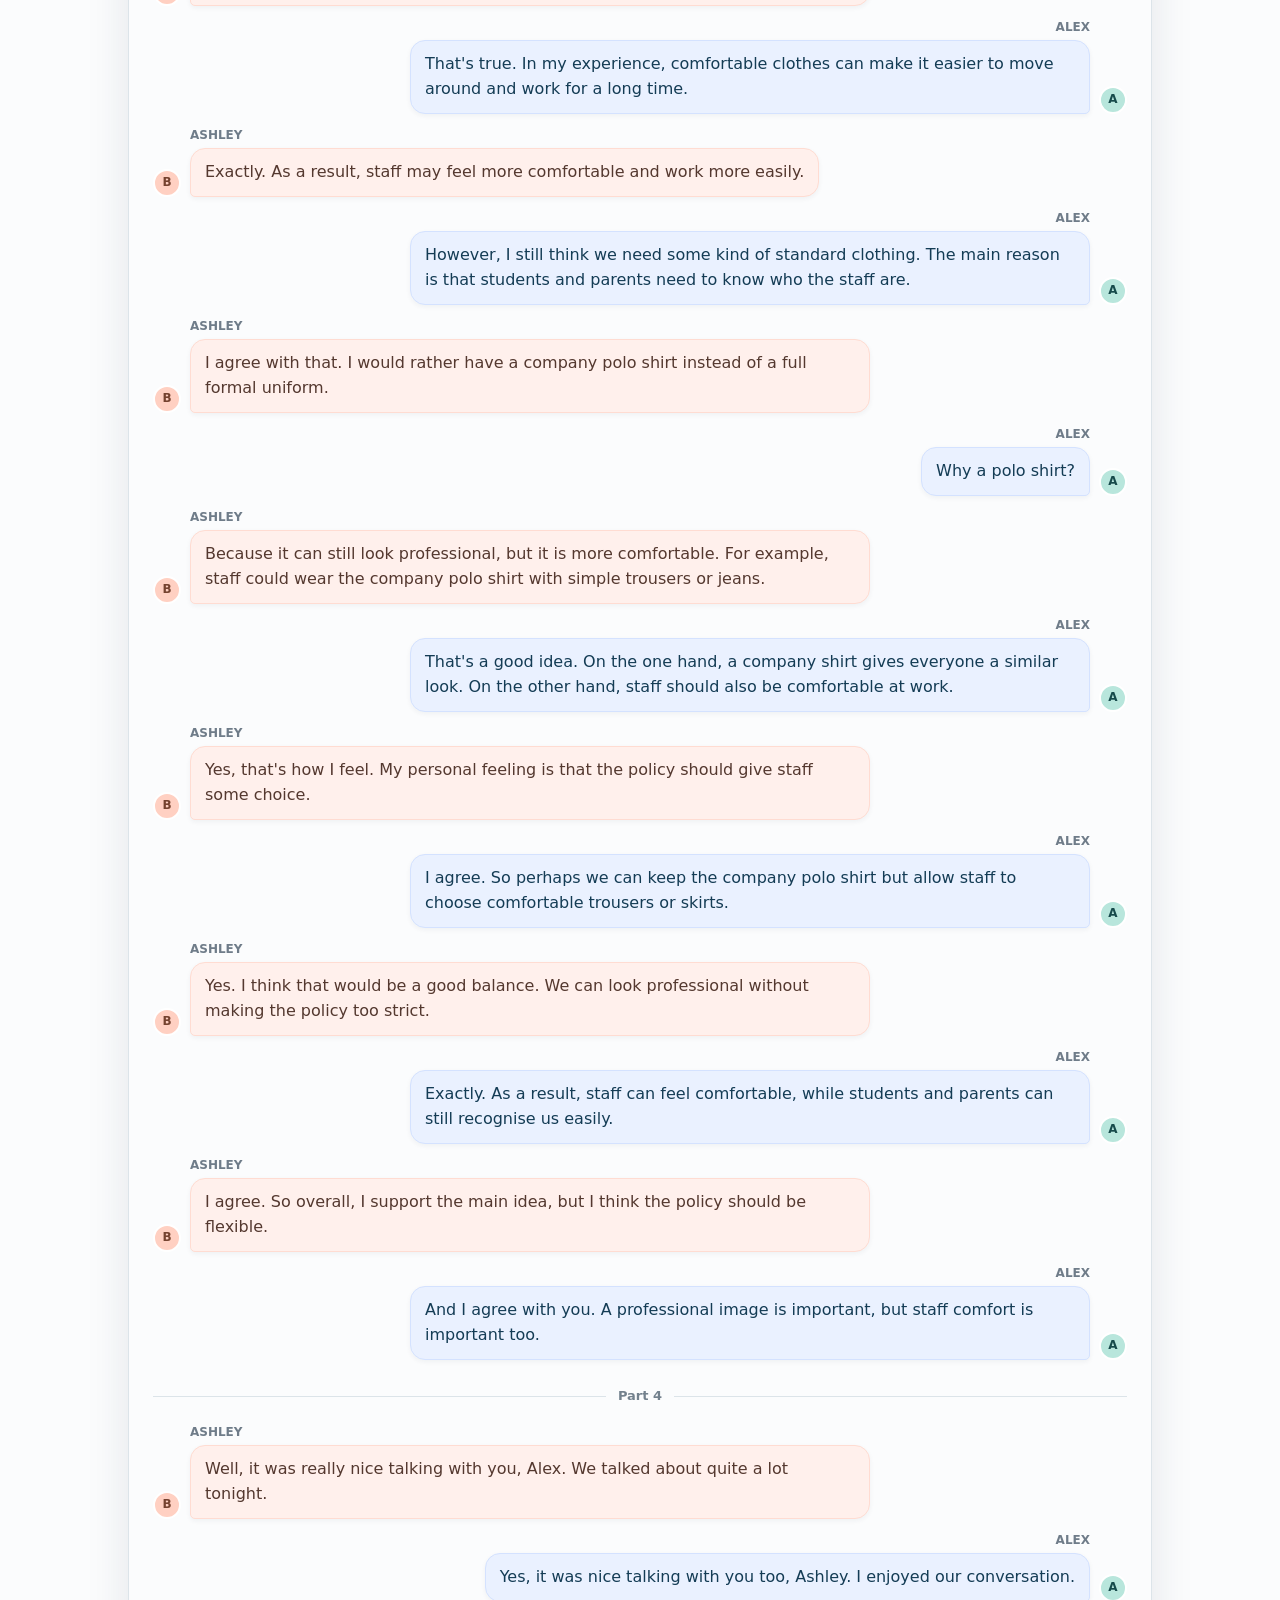
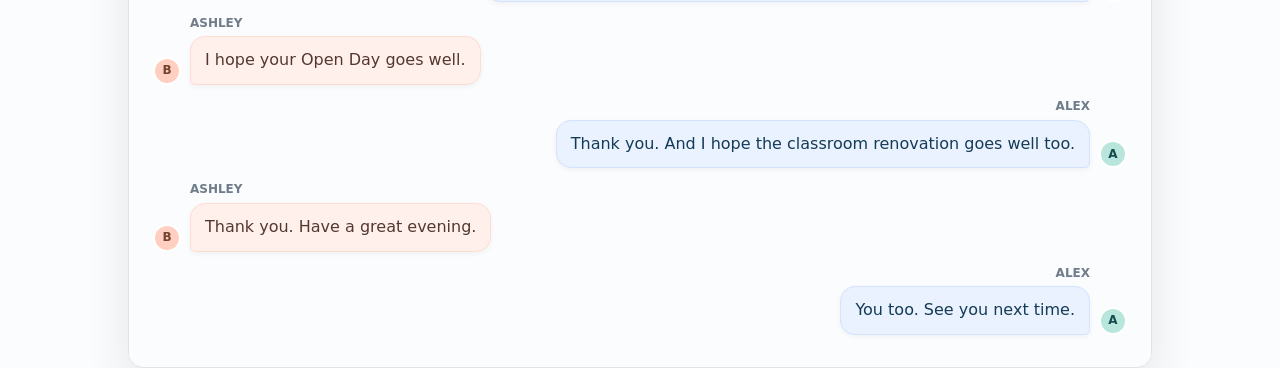
<file: LAN3107-CA/hugo&wilson.html>
<!doctype html>
<html lang="en">
<head>
  <meta charset="utf-8">
  <meta name="viewport" content="width=device-width, initial-scale=1">
  <title>Workplace Conversation - Alex Liu &amp; Ashley Lam</title>
  <style>
    :root {
      --ink: #17212b;
      --muted: #6f7c89;
      --line: #dce4e9;
      --shell: #f7f9fa;
      --white: #fff;
      --blue: #2f6fed;
      --blue-soft: #eaf1ff;
      --coral: #eb7a5f;
      --coral-soft: #fff0ec;
      --green: #25a878;
    }

    * { box-sizing: border-box; }

    html, body { min-height: 100%; margin: 0; }

    body {
      padding: 0 16px;
      color: var(--ink);
      background: #fbfcfd;
      font-family: Inter, ui-sans-serif, system-ui, -apple-system, BlinkMacSystemFont, "Segoe UI", sans-serif;
      font-size: 16px;
      line-height: 1.45;
    }

    .bf-window {
      width: 100%;
      max-width: 1024px;
      min-height: 100vh;
      margin: 0 auto;
      overflow: hidden;
      background: var(--shell);
      border: 1px solid var(--line);
      border-radius: 16px;
      box-shadow: 0 18px 44px rgba(26, 45, 61, .11);
    }

    .bf-main {
      min-width: 0;
      min-height: 100vh;
      display: flex;
      flex-direction: column;
      background: var(--white);
    }

    .bf-header {
      display: flex;
      align-items: center;
      min-height: 82px;
      padding: 16px 24px;
      border-bottom: 1px solid var(--line);
      background: var(--white);
    }

    .bf-header-title {
      min-width: 0;
      display: flex;
      align-items: center;
      gap: 14px;
    }

    .bf-avatar-stack {
      display: flex;
      min-width: 68px;
    }

    .bf-avatar {
      display: grid;
      place-items: center;
      width: 38px;
      height: 38px;
      flex: 0 0 38px;
      border: 2px solid var(--white);
      border-radius: 50%;
      font-size: 14px;
      font-weight: 700;
    }

    .bf-avatar.alex { color: #164a4b; background: #b8e6dc; }
    .bf-avatar.ashley { color: #75422f; background: #ffd0c2; }
    .bf-avatar-stack .bf-avatar + .bf-avatar { margin-left: -11px; }

    .bf-header h1 {
      margin: 0;
      font-size: 18px;
      font-weight: 650;
      line-height: 1.25;
    }

    .bf-header p {
      margin: 4px 0 0;
      color: var(--muted);
      font-size: 13px;
      line-height: 1.4;
    }

    .bf-chat {
      flex: 1;
      padding: 22px 24px 32px;
      background: #fbfcfd;
    }

    .bf-thread {
      display: grid;
      gap: 13px;
    }

    .bf-date {
      display: flex;
      align-items: center;
      gap: 12px;
      margin: 14px 0 5px;
      color: #73818d;
      font-size: 13px;
      font-weight: 700;
      text-align: center;
    }

    .bf-date:first-child { margin-top: 0; }

    .bf-date::before,
    .bf-date::after {
      content: "";
      height: 1px;
      flex: 1;
      background: var(--line);
    }

    .bf-row {
      display: flex;
      align-items: flex-end;
      gap: 9px;
    }

    .bf-row.alex { justify-content: flex-end; }
    .bf-row.ashley { justify-content: flex-start; }
    .bf-row .bf-avatar { width: 28px; height: 28px; flex-basis: 28px; font-size: 12px; }

    .bf-message-wrap { max-width: min(80%, 680px); }

    .bf-sender {
      margin: 0 0 4px;
      color: var(--muted);
      font-size: 12px;
      font-weight: 700;
      text-transform: uppercase;
    }

    .bf-row.alex .bf-sender { text-align: right; }

    .bf-bubble {
      padding: 11px 14px;
      border: 1px solid transparent;
      border-radius: 15px;
      font-size: 16px;
      line-height: 1.55;
      overflow-wrap: anywhere;
      box-shadow: 0 2px 5px rgba(24, 43, 56, .05);
    }

    .bf-row.alex .bf-bubble {
      color: #143c55;
      background: var(--blue-soft);
      border-color: #d4e2ff;
      border-bottom-right-radius: 5px;
    }

    .bf-row.ashley .bf-bubble {
      color: #54382f;
      background: var(--coral-soft);
      border-color: #ffdcd2;
      border-bottom-left-radius: 5px;
    }

    @media (max-width: 760px) {
      body { padding: 0; }
      .bf-window { border: 0; border-radius: 0; box-shadow: none; }
      .bf-header { padding: 15px 16px; }
      .bf-chat { padding: 18px 14px 28px; }
      .bf-message-wrap { max-width: 87%; }
    }

    @media (max-width: 420px) {
      .bf-header h1 { font-size: 16px; }
      .bf-header p { font-size: 12px; }
      .bf-message-wrap { max-width: 90%; }
      .bf-bubble { padding: 10px 12px; font-size: 15px; }
    }
  </style>
</head>
<body>
  <main class="bf-window" aria-label="Workplace conversation">
    <section class="bf-main">
      <header class="bf-header">
        <div class="bf-header-title">
          <div class="bf-avatar-stack" aria-hidden="true">
            <span class="bf-avatar alex">A</span>
            <span class="bf-avatar ashley">B</span>
          </div>
          <div>
            <h1>Alex Liu &amp; Ashley Lam</h1>
            <p>Public Relations Officer · Facilities Officer · Bright Future Education Centre</p>
          </div>
        </div>
      </header>
      <div class="bf-chat">
        <div class="bf-thread" id="conversation" aria-label="Conversation transcript"></div>
      </div>
    </section>
  </main>
  <script>
    const parts = [
      {
        title: "Part 1",
        messages: [
          { speaker: "alex", text: "Hi, Ashley. Nice to meet you. My name is Alex Liu. I'm a Public Relations Officer at Bright Future Education Centre. It's nice to meet you. How's your evening going?" },
          { speaker: "ashley", text: "Hi, Alex. Nice to meet you too. I'm Ashley Lam. I'm a Facilities Officer here. My evening is going well, thank you. It's nice to have a chance to relax and talk with our colleagues." },
          { speaker: "alex", text: "Yes, I agree. It's good to have some time to relax after work." }
        ]
      },
      {
        title: "Part 2",
        messages: [
          { speaker: "alex", text: "By the way, what do you usually do at weekends?" },
          { speaker: "ashley", text: "At weekends, I usually go cycling or watch movies with my friends. Last weekend, I went cycling in the morning. The weather was nice, so it was very enjoyable. What about you, Alex?" },
          { speaker: "alex", text: "At weekends, I like outdoor activities. I usually go hiking or ride a bicycle. Last weekend, I went hiking with my friends. We walked for about two hours and enjoyed the views. Sometimes we also take some photos." },
          { speaker: "ashley", text: "That sounds really nice. What do you usually do when you go hiking?" },
          { speaker: "alex", text: "I usually walk and talk with my friends. We also enjoy the views and take some photos. I like hiking because it helps me relax after a busy week." },
          { speaker: "ashley", text: "I see. I think outdoor activities are a good way to relax. Maybe I should try hiking sometime." },
          { speaker: "alex", text: "Definitely. I think you would enjoy it." }
        ]
      },
      {
        title: "Part 2B",
        messages: [
          { speaker: "alex", text: "Another thing I'd like to talk about is a project in my department. We are organizing an Open Day for students and parents." },
          { speaker: "ashley", text: "Oh, that sounds interesting. What have you done so far for the Open Day?" },
          { speaker: "alex", text: "So far, we have chosen the date and prepared the main schedule. We have also contacted some teachers and prepared information for students and parents. Right now, we are preparing posters and arranging the rooms." },
          { speaker: "ashley", text: "That sounds like a lot of work. What are your plans for the coming months?" },
          { speaker: "alex", text: "In the coming months, we will invite more students and parents to join the Open Day. We will also prepare the final details and make sure everything is ready before the event." },
          { speaker: "ashley", text: "I think it will be a useful event for the school. It can help students and parents learn more about our centre." },
          { speaker: "alex", text: "Yes, that's what we hope. By the way, what is your department working on?" },
          { speaker: "ashley", text: "Our department is working on a classroom renovation project. We are improving the classrooms to make them more comfortable and useful for students." },
          { speaker: "alex", text: "Really? What have you done so far?" },
          { speaker: "ashley", text: "So far, we have checked the classrooms and planned the work. We have also started improving the lighting and arranging the furniture." },
          { speaker: "alex", text: "That sounds good. What are your plans for the coming months?" },
          { speaker: "ashley", text: "In the coming months, we will continue improving the classrooms. We also plan to replace some old furniture and make the classrooms more comfortable for students and teachers." },
          { speaker: "alex", text: "That sounds like a very useful project. I hope everything goes smoothly." }
        ]
      },
      {
        title: "Part 3",
        messages: [
          { speaker: "ashley", text: "By the way, have you heard about the new workplace uniform policy?" },
          { speaker: "alex", text: "Yes, I have. Personally speaking, I think it's a good idea. The main reason is that we often meet students and parents, so staff should look professional." },
          { speaker: "ashley", text: "I understand your point, but I'm not so sure about having a strict uniform every day." },
          { speaker: "alex", text: "Why do you think so?" },
          { speaker: "ashley", text: "I think the main problem is comfort. Some of us need to move around during work. For example, during the Open Day, staff may need to walk between different rooms and help students." },
          { speaker: "alex", text: "That's true. In my experience, comfortable clothes can make it easier to move around and work for a long time." },
          { speaker: "ashley", text: "Exactly. As a result, staff may feel more comfortable and work more easily." },
          { speaker: "alex", text: "However, I still think we need some kind of standard clothing. The main reason is that students and parents need to know who the staff are." },
          { speaker: "ashley", text: "I agree with that. I would rather have a company polo shirt instead of a full formal uniform." },
          { speaker: "alex", text: "Why a polo shirt?" },
          { speaker: "ashley", text: "Because it can still look professional, but it is more comfortable. For example, staff could wear the company polo shirt with simple trousers or jeans." },
          { speaker: "alex", text: "That's a good idea. On the one hand, a company shirt gives everyone a similar look. On the other hand, staff should also be comfortable at work." },
          { speaker: "ashley", text: "Yes, that's how I feel. My personal feeling is that the policy should give staff some choice." },
          { speaker: "alex", text: "I agree. So perhaps we can keep the company polo shirt but allow staff to choose comfortable trousers or skirts." },
          { speaker: "ashley", text: "Yes. I think that would be a good balance. We can look professional without making the policy too strict." },
          { speaker: "alex", text: "Exactly. As a result, staff can feel comfortable, while students and parents can still recognise us easily." },
          { speaker: "ashley", text: "I agree. So overall, I support the main idea, but I think the policy should be flexible." },
          { speaker: "alex", text: "And I agree with you. A professional image is important, but staff comfort is important too." }
        ]
      },
      {
        title: "Part 4",
        messages: [
          { speaker: "ashley", text: "Well, it was really nice talking with you, Alex. We talked about quite a lot tonight." },
          { speaker: "alex", text: "Yes, it was nice talking with you too, Ashley. I enjoyed our conversation." },
          { speaker: "ashley", text: "I hope your Open Day goes well." },
          { speaker: "alex", text: "Thank you. And I hope the classroom renovation goes well too." },
          { speaker: "ashley", text: "Thank you. Have a great evening." },
          { speaker: "alex", text: "You too. See you next time." }
        ]
      }
    ];

    const conversation = document.getElementById("conversation");
    const people = {
      alex: { name: "Alex", avatar: "A" },
      ashley: { name: "Ashley", avatar: "B" }
    };

    for (const part of parts) {
      const divider = document.createElement("h2");
      divider.className = "bf-date";
      divider.textContent = part.title;
      conversation.append(divider);

      for (const message of part.messages) {
        const person = people[message.speaker];
        const row = document.createElement("div");
        row.className = `bf-row ${message.speaker}`;

        const avatar = document.createElement("span");
        avatar.className = `bf-avatar ${message.speaker}`;
        avatar.setAttribute("aria-hidden", "true");
        avatar.textContent = person.avatar;

        const wrap = document.createElement("div");
        wrap.className = "bf-message-wrap";

        const sender = document.createElement("p");
        sender.className = "bf-sender";
        sender.textContent = person.name;

        const bubble = document.createElement("div");
        bubble.className = "bf-bubble";
        bubble.textContent = message.text;

        wrap.append(sender, bubble);
        if (message.speaker === "ashley") row.append(avatar, wrap);
        else row.append(wrap, avatar);
        conversation.append(row);
      }
    }
  </script>
</body>
</html>
</file>
<file: ITP3902-lecture/lecture_5/styles.css>
@import url('https://fonts.googleapis.com/css2?family=DM+Mono:wght@400;500&family=DM+Sans:wght@400;500;600;700&family=Noto+Sans+SC:wght@400;500;700;900&display=swap');

:root {
  --paper: #f4f1e9;
  --paper-deep: #e8e3d7;
  --ink: #20252a;
  --muted: #71766e;
  --line: #d4d0c5;
  --coral: #ed684b;
  --coral-dark: #b84334;
  --teal: #1c7c78;
  --teal-soft: #d6e8e2;
  --blue: #3d5d8c;
  --yellow: #f2dc74;
  --white: #fffdf7;
  --mono: 'DM Mono', ui-monospace, SFMono-Regular, Consolas, monospace;
  --sans: 'DM Sans', 'Noto Sans SC', system-ui, sans-serif;
}

* { box-sizing: border-box; }
html { scroll-behavior: smooth; }
body { margin: 0; background: var(--paper); color: var(--ink); font-family: var(--sans); }
button, input { font: inherit; }
button, a { -webkit-tap-highlight-color: transparent; }
a { color: inherit; text-decoration: none; }

.app-shell { min-height: 100vh; }
.topbar { height: 74px; display: flex; align-items: center; justify-content: space-between; padding: 0 4.5vw; border-bottom: 1px solid var(--line); background: rgba(244,241,233,.96); position: sticky; top: 0; z-index: 20; }
.brand { display: inline-flex; align-items: center; gap: 12px; letter-spacing: .06em; }
.brand strong { display: block; font-size: 14px; font-weight: 900; }
.brand small { display: block; margin-top: 2px; color: var(--muted); font-family: var(--mono); font-size: 8px; letter-spacing: .08em; }
.brand-mark { display: inline-flex; width: 30px; height: 30px; position: relative; align-items: center; justify-content: center; }
.brand-mark:before, .brand-mark:after { content: ''; position: absolute; width: 27px; height: 1px; background: var(--coral); transform: rotate(30deg); }
.brand-mark:after { transform: rotate(-30deg); }
.brand-mark i { width: 6px; height: 6px; border-radius: 50%; background: var(--teal); position: absolute; z-index: 1; }
.brand-mark i:nth-child(1) { top: 3px; left: 12px; }.brand-mark i:nth-child(2) { bottom: 3px; left: 3px; }.brand-mark i:nth-child(3) { bottom: 3px; right: 3px; }
.topbar-meta { display: flex; align-items: center; gap: 14px; color: var(--muted); font-family: var(--mono); font-size: 11px; }
.lecture-tag { color: var(--coral-dark); font-weight: 500; }
.progress-copy b { color: var(--ink); font-weight: 500; }
.progress-track { width: 110px; height: 4px; background: var(--paper-deep); border-radius: 5px; overflow: hidden; }
.progress-track span { display: block; width: 0; height: 100%; background: var(--coral); transition: width .25s ease; }

.workspace { display: grid; grid-template-columns: 210px minmax(0, 1fr); max-width: 1500px; margin: 0 auto; }
.side-nav { min-height: calc(100vh - 74px); padding: 42px 22px 32px 4.5vw; border-right: 1px solid var(--line); position: sticky; top: 74px; align-self: start; }
.nav-kicker, .eyebrow, .board-label, .mini-graph-label, .test-type, .route-label { margin: 0; color: var(--coral-dark); font: 500 10px/1 var(--mono); letter-spacing: .12em; }
.side-nav nav { margin-top: 26px; display: grid; gap: 6px; }
.nav-link { display: flex; gap: 12px; align-items: center; padding: 9px 8px; margin-left: -8px; border-left: 2px solid transparent; color: var(--muted); font-size: 13px; transition: .2s ease; }
.nav-link span { width: 20px; color: #a7a59b; font: 400 10px var(--mono); }
.nav-link:hover, .nav-link.is-active { color: var(--ink); border-left-color: var(--coral); background: rgba(237,104,75,.07); }
.nav-link.is-active span { color: var(--coral); }
.side-note { margin: 58px 0 0; padding-top: 18px; border-top: 1px solid var(--line); display: flex; gap: 8px; align-items: flex-start; }
.side-note p { margin: 0; color: var(--muted); font-size: 11px; line-height: 1.65; }
.note-dot { flex: 0 0 auto; width: 7px; height: 7px; margin-top: 5px; border-radius: 50%; background: var(--teal); }
.side-source { position: absolute; bottom: 30px; display: grid; gap: 7px; color: var(--muted); font: 400 9px var(--mono); }
.side-source a { color: var(--blue); }

.content { min-width: 0; }
.section-anchor { scroll-margin-top: 92px; }
.hero { min-height: 600px; padding: 74px 7vw 36px; display: grid; grid-template-columns: minmax(0, 1.05fr) minmax(320px, .95fr); gap: 30px; align-items: center; border-bottom: 1px solid var(--line); }
.hero-copy { max-width: 600px; }
.hero h1 { margin: 22px 0 24px; font-size: 78px; line-height: .94; letter-spacing: 0; font-weight: 700; }
.hero h1 em { color: var(--coral); font-style: normal; }
.hero-intro { max-width: 475px; margin: 0; color: var(--muted); font-size: 16px; line-height: 1.75; }
.hero-actions { display: flex; align-items: center; gap: 18px; margin-top: 30px; }
.button { display: inline-flex; align-items: center; gap: 12px; min-height: 43px; padding: 0 18px; font-size: 13px; transition: transform .2s ease, background .2s ease; }
.button:hover { transform: translateY(-2px); }
.button-primary { color: var(--white); background: var(--ink); }
.button-primary span { color: var(--yellow); font-size: 16px; }
.button-quiet { padding-left: 0; color: var(--muted); border-bottom: 1px solid var(--muted); }
.hero-visual { min-height: 400px; position: relative; overflow: hidden; background: var(--teal); isolation: isolate; }
.hero-orbit { position: absolute; border: 1px solid rgba(255,255,255,.36); border-radius: 50%; transform: rotate(-20deg); }
.orbit-one { width: 260px; height: 116px; top: 75px; left: 18%; }.orbit-two { width: 310px; height: 155px; top: 160px; left: 10%; transform: rotate(30deg); }
.hero-line { position: absolute; height: 1px; background: rgba(255,255,255,.75); transform-origin: left center; }
.line-a { width: 184px; top: 174px; left: 27%; transform: rotate(-28deg); }.line-b { width: 212px; top: 176px; left: 27%; transform: rotate(32deg); }.line-c { width: 150px; top: 174px; left: 27%; transform: rotate(0deg); }
.hero-node { position: absolute; width: 56px; height: 56px; display: grid; place-items: center; border-radius: 50%; background: var(--paper); color: var(--teal); font: 500 19px var(--mono); box-shadow: 0 0 0 9px rgba(255,255,255,.12); }
.node-a { top: 145px; left: 20%; }.node-b { top: 72px; left: 65%; }.node-c { top: 246px; left: 62%; }.node-d { top: 160px; left: 46%; background: var(--yellow); color: var(--ink); }
.hero-annotation { position: absolute; color: rgba(255,255,255,.78); font: 10px var(--mono); letter-spacing: .08em; }.annotation-top { top: 36px; right: 22px; }.annotation-bottom { bottom: 32px; left: 22px; }
.hero-stamp { position: absolute; right: 22px; bottom: 25px; padding: 9px 10px; color: var(--yellow); border: 1px solid rgba(242,220,116,.75); font: 500 24px/.84 var(--mono); transform: rotate(-7deg); }.hero-stamp span { font-size: 8px; letter-spacing: .13em; }
.signal-row { grid-column: 1 / -1; display: grid; grid-template-columns: repeat(4, 1fr); border-top: 1px solid var(--line); padding-top: 18px; }.signal-row div { display: flex; align-items: baseline; gap: 10px; }.signal-row strong { font: 500 26px var(--mono); color: var(--coral-dark); }.signal-row span { color: var(--muted); font-size: 11px; }

.route-strip { padding: 15px 7vw; display: flex; align-items: center; gap: 22px; border-bottom: 1px solid var(--line); background: var(--paper-deep); }.route-label { color: var(--muted); }.route-step { display: flex; align-items: center; gap: 8px; font-size: 12px; }.route-step b { color: var(--teal); font: 500 11px var(--mono); }.route-arrow { color: #a6a398; }

.learning-section { padding: 82px 7vw 88px; border-bottom: 1px solid var(--line); }
.section-heading { display: flex; justify-content: space-between; gap: 36px; align-items: flex-end; margin-bottom: 38px; }.section-heading h2 { margin: 14px 0 0; font-size: 42px; line-height: 1; letter-spacing: 0; }.section-lead { max-width: 370px; margin: 0; color: var(--muted); font-size: 14px; line-height: 1.7; }.compact-heading { margin-bottom: 30px; }
.graph-layout { display: grid; grid-template-columns: minmax(0, 1.2fr) minmax(270px, .8fr); gap: 24px; }
.graph-board { min-height: 430px; padding: 22px; background: var(--white); border: 1px solid var(--line); }.board-toolbar { display: flex; justify-content: space-between; gap: 12px; align-items: center; }.board-label { color: var(--muted); }.tool-switch { display: flex; border: 1px solid var(--line); }.tool-button { padding: 6px 10px; color: var(--muted); background: transparent; border: 0; border-left: 1px solid var(--line); cursor: pointer; font-size: 11px; }.tool-button:first-child { border-left: 0; }.tool-button:hover, .tool-button.is-selected { color: var(--white); background: var(--coral); }
#studyGraph { display: block; width: 100%; max-height: 300px; margin-top: 18px; }.graph-edges line { stroke: var(--ink); stroke-width: 2.2; }.graph-edges line.is-highlight { stroke: var(--coral); stroke-width: 5; }.graph-edge-labels text, .graph-degree-labels text { fill: var(--muted); font: 12px var(--mono); }.graph-degree-labels { opacity: 0; transition: opacity .2s; }.graph-degree-labels.is-visible { opacity: 1; }.graph-vertices .graph-vertex circle { fill: var(--teal); stroke: var(--white); stroke-width: 4; transition: .2s; }.graph-vertices .graph-vertex text { fill: var(--white); text-anchor: middle; font: 500 13px var(--mono); }.graph-vertex.is-highlight circle { fill: var(--coral); transform: scale(1.16); transform-origin: center; }.graph-caption { display: flex; justify-content: space-between; gap: 18px; padding-top: 12px; border-top: 1px solid var(--line); color: var(--muted); font: 11px var(--mono); }
.concept-list { display: grid; align-content: start; }.concept-row { display: grid; grid-template-columns: 35px 1fr; gap: 12px; padding: 18px 0; border-top: 1px solid var(--line); }.concept-row:last-child { border-bottom: 1px solid var(--line); }.concept-index { color: var(--coral); font: 500 12px var(--mono); }.concept-row h3 { margin: 0 0 5px; font-size: 16px; }.concept-row p { margin: 0; color: var(--muted); font-size: 12px; line-height: 1.6; }.concept-row code, code { color: var(--teal); font-family: var(--mono); font-size: .92em; }.accent-row { padding-right: 18px; padding-left: 12px; background: var(--teal-soft); border: 0; }.accent-row .concept-index { color: var(--teal); }

.matrix-lab { display: grid; grid-template-columns: minmax(280px, .8fr) minmax(0, 1.2fr); background: var(--white); border: 1px solid var(--line); }.matrix-visual-column { padding: 25px; border-right: 1px solid var(--line); }.mini-graph-label { display: flex; align-items: center; gap: 8px; color: var(--muted); }.status-dot { width: 7px; height: 7px; background: var(--teal); border-radius: 50%; }.mini-graph { display: block; width: 100%; max-width: 340px; margin: 20px auto 10px; }.mini-edges line { stroke: var(--ink); stroke-width: 2; }.mini-labels text { fill: var(--coral-dark); font: 11px var(--mono); }.mini-nodes circle { fill: var(--coral); stroke: var(--white); stroke-width: 3; }.mini-nodes text { fill: var(--white); text-anchor: middle; font: 500 12px var(--mono); }.matrix-order { display: flex; justify-content: space-between; gap: 10px; border-top: 1px solid var(--line); padding-top: 12px; font-size: 11px; }.matrix-order span { color: var(--muted); }.matrix-order b { font: 500 11px var(--mono); color: var(--teal); }.matrix-tip { display: flex; gap: 9px; margin-top: 24px; padding: 12px; background: var(--paper); color: var(--muted); font-size: 11px; line-height: 1.55; }.tip-icon { display: grid; place-items: center; width: 16px; height: 16px; flex: 0 0 auto; border: 1px solid var(--teal); color: var(--teal); border-radius: 50%; font: 500 10px var(--mono); }.matrix-result { padding: 25px; min-width: 0; }.matrix-tabs { display: flex; gap: 20px; border-bottom: 1px solid var(--line); }.matrix-tab { padding: 0 0 12px; color: var(--muted); background: transparent; border: 0; border-bottom: 2px solid transparent; cursor: pointer; font-size: 13px; }.matrix-tab small { font: 400 10px var(--mono); }.matrix-tab.is-active { color: var(--ink); border-bottom-color: var(--coral); }.matrix-heading h3 { margin: 22px 0 5px; font-size: 23px; letter-spacing: -.02em; }.matrix-heading p { margin: 0 0 18px; color: var(--muted); font-size: 12px; }.matrix-table-wrap { overflow-x: auto; }.matrix-table { width: 100%; border-collapse: collapse; font-family: var(--mono); font-size: 14px; }.matrix-table th, .matrix-table td { min-width: 42px; height: 42px; text-align: center; border: 1px solid var(--line); }.matrix-table th { color: var(--muted); background: var(--paper); font-weight: 500; }.matrix-table td { color: var(--ink); background: var(--white); cursor: pointer; transition: .15s; }.matrix-table td:hover, .matrix-table td.is-highlight { color: var(--white); background: var(--teal); }.matrix-table td.diagonal { color: var(--coral-dark); }.matrix-foot { display: flex; justify-content: space-between; align-items: center; gap: 15px; margin-top: 18px; color: var(--teal); font: 11px var(--mono); }.text-button { padding: 0; color: var(--muted); background: transparent; border: 0; border-bottom: 1px solid var(--muted); cursor: pointer; font-size: 11px; }

.test-grid { display: grid; grid-template-columns: 1fr 1fr; gap: 18px; }.test-panel { min-height: 340px; padding: 25px; border: 1px solid var(--line); background: var(--white); }.euler-panel { border-top: 4px solid var(--teal); }.hamilton-panel { border-top: 4px solid var(--coral); }.test-head { display: flex; align-items: flex-start; gap: 13px; }.test-number { display: grid; place-items: center; width: 31px; height: 31px; background: var(--teal-soft); color: var(--teal); font: 500 13px var(--mono); }.hamilton-panel .test-number { background: #f7d7cb; color: var(--coral-dark); }.test-type { margin: 1px 0 6px; color: var(--muted); }.test-head h3 { margin: 0; font-size: 22px; }.result-badge { margin-left: auto; padding: 5px 8px; font: 500 10px var(--mono); }.result-badge.is-good { color: var(--teal); background: var(--teal-soft); }.result-badge.is-bad { color: var(--coral-dark); background: #f7d7cb; }.result-badge.is-warn { color: #876e18; background: #f7eaa8; }.test-definition { margin: 22px 0; color: var(--muted); font-size: 13px; line-height: 1.6; }.check-stack { display: grid; gap: 11px; }.check-row { display: flex; align-items: center; gap: 9px; cursor: pointer; font-size: 13px; }.check-row input { position: absolute; opacity: 0; }.fake-check { width: 16px; height: 16px; border: 1px solid var(--teal); display: inline-grid; place-items: center; }.check-row input:checked + .fake-check { background: var(--teal); }.check-row input:checked + .fake-check:after { content: '✓'; color: var(--white); font-size: 11px; }.test-result { margin-top: 24px; padding: 11px 12px; background: var(--paper); color: var(--ink); font-size: 12px; line-height: 1.5; }.formula-line { display: flex; justify-content: space-between; gap: 10px; margin-top: 15px; color: var(--muted); font: 10px var(--mono); }.formula-line b { color: var(--coral); }.ham-inputs { display: grid; grid-template-columns: repeat(3, 1fr); gap: 10px; }.ham-inputs label { display: grid; gap: 6px; color: var(--muted); font: 10px var(--mono); }.ham-inputs input { width: 100%; min-width: 0; padding: 9px; color: var(--ink); background: var(--paper); border: 1px solid var(--line); outline: 0; font: 500 14px var(--mono); }.ham-inputs input:focus { border-color: var(--coral); }

.contrast-table { border-top: 2px solid var(--ink); }.contrast-row { display: grid; grid-template-columns: 1.2fr 1fr 1fr; min-height: 52px; align-items: center; border-bottom: 1px solid var(--line); font-size: 13px; }.contrast-row > * { padding: 0 15px; }.contrast-header { min-height: 38px; color: var(--muted); font: 500 10px var(--mono); }.contrast-row strong { color: var(--coral-dark); font-weight: 600; }.yes-mark { color: var(--teal); font: 500 11px var(--mono); }.no-mark { color: var(--muted); font: 500 11px var(--mono); }.memory-line { display: flex; justify-content: space-between; gap: 14px; align-items: center; padding: 20px 0 0; color: var(--muted); font-size: 12px; }.memory-quote { color: var(--ink); font-size: 19px; font-weight: 600; }
.quiz-grid { display: grid; grid-template-columns: repeat(3, 1fr); gap: 16px; }.quiz-card { display: flex; flex-direction: column; min-height: 190px; padding: 20px; background: var(--paper-deep); }.quiz-index { color: var(--coral-dark); font: 500 11px var(--mono); }.quiz-card h3 { margin: 16px 0 22px; font-size: 16px; line-height: 1.45; }.reveal-button { display: flex; justify-content: space-between; align-items: center; margin-top: auto; padding: 9px 0; color: var(--teal); background: transparent; border: 0; border-bottom: 1px solid var(--teal); cursor: pointer; text-align: left; font-size: 12px; }.reveal-button span { font-size: 18px; line-height: 1; }.quiz-answer { display: none; margin: 13px 0 0; color: var(--ink); font-size: 12px; line-height: 1.6; }.quiz-card.is-revealed .quiz-answer { display: block; }.quiz-card.is-revealed .reveal-button { color: var(--coral-dark); border-bottom-color: var(--coral); }.quiz-card.is-revealed .reveal-button span { transform: rotate(45deg); }
.page-footer { display: flex; justify-content: space-between; gap: 15px; padding: 24px 7vw 40px; color: var(--muted); font: 10px var(--mono); }

@media (max-width: 960px) { .workspace { grid-template-columns: 1fr; }.side-nav { min-height: auto; padding: 12px 5vw; position: sticky; top: 74px; z-index: 10; display: flex; align-items: center; gap: 18px; background: rgba(244,241,233,.97); border-right: 0; border-bottom: 1px solid var(--line); }.nav-kicker, .side-note, .side-source { display: none; }.side-nav nav { width: 100%; margin: 0; display: flex; overflow-x: auto; gap: 3px; }.nav-link { flex: 0 0 auto; margin: 0; border-left: 0; border-bottom: 2px solid transparent; padding: 8px 9px; font-size: 11px; }.nav-link:hover, .nav-link.is-active { border-bottom-color: var(--coral); border-left-color: transparent; }.nav-link span { display: none; }.hero { padding-top: 58px; }.hero-visual { min-height: 340px; }.learning-section { padding-top: 65px; } }
@media (max-width: 720px) { .topbar { height: 65px; padding: 0 5vw; }.topbar-meta { gap: 8px; }.lecture-tag, .progress-copy { display: none; }.progress-track { width: 80px; }.hero { min-height: 0; grid-template-columns: 1fr; padding: 52px 5vw 35px; gap: 40px; }.hero h1 { font-size: 52px; }.hero-intro { font-size: 14px; }.hero-visual { min-height: 290px; }.signal-row { gap: 8px; }.signal-row div { display: grid; gap: 2px; }.signal-row strong { font-size: 20px; }.signal-row span { font-size: 9px; }.route-strip { padding: 13px 5vw; gap: 10px; overflow-x: auto; }.route-label { display: none; }.route-step { flex: 0 0 auto; }.route-arrow { font-size: 12px; }.learning-section { padding: 58px 5vw 68px; }.section-heading { display: block; margin-bottom: 28px; }.section-heading h2 { font-size: 32px; }.section-lead { margin-top: 18px; }.graph-layout, .matrix-lab, .test-grid { grid-template-columns: 1fr; }.matrix-visual-column { border-right: 0; border-bottom: 1px solid var(--line); }.graph-board { min-height: 390px; padding: 16px; }.board-toolbar { align-items: flex-start; display: grid; }.tool-switch { width: fit-content; }.graph-caption { display: grid; gap: 5px; font-size: 10px; }.matrix-result { padding: 20px 16px 22px; }.matrix-foot { display: grid; gap: 10px; }.test-panel { min-height: 0; padding: 20px; }.ham-inputs { gap: 6px; }.ham-inputs label { font-size: 9px; }.ham-inputs input { padding: 8px 5px; }.contrast-row { grid-template-columns: 1.1fr 1fr 1fr; font-size: 11px; }.contrast-row > * { padding: 0 8px; }.memory-line { display: grid; }.quiz-grid { grid-template-columns: 1fr; }.quiz-card { min-height: 160px; }.page-footer { display: grid; padding-left: 5vw; padding-right: 5vw; } }

@media (prefers-reduced-motion: reduce) { *, *:before, *:after { scroll-behavior: auto !important; transition-duration: .01ms !important; } }
</file>
